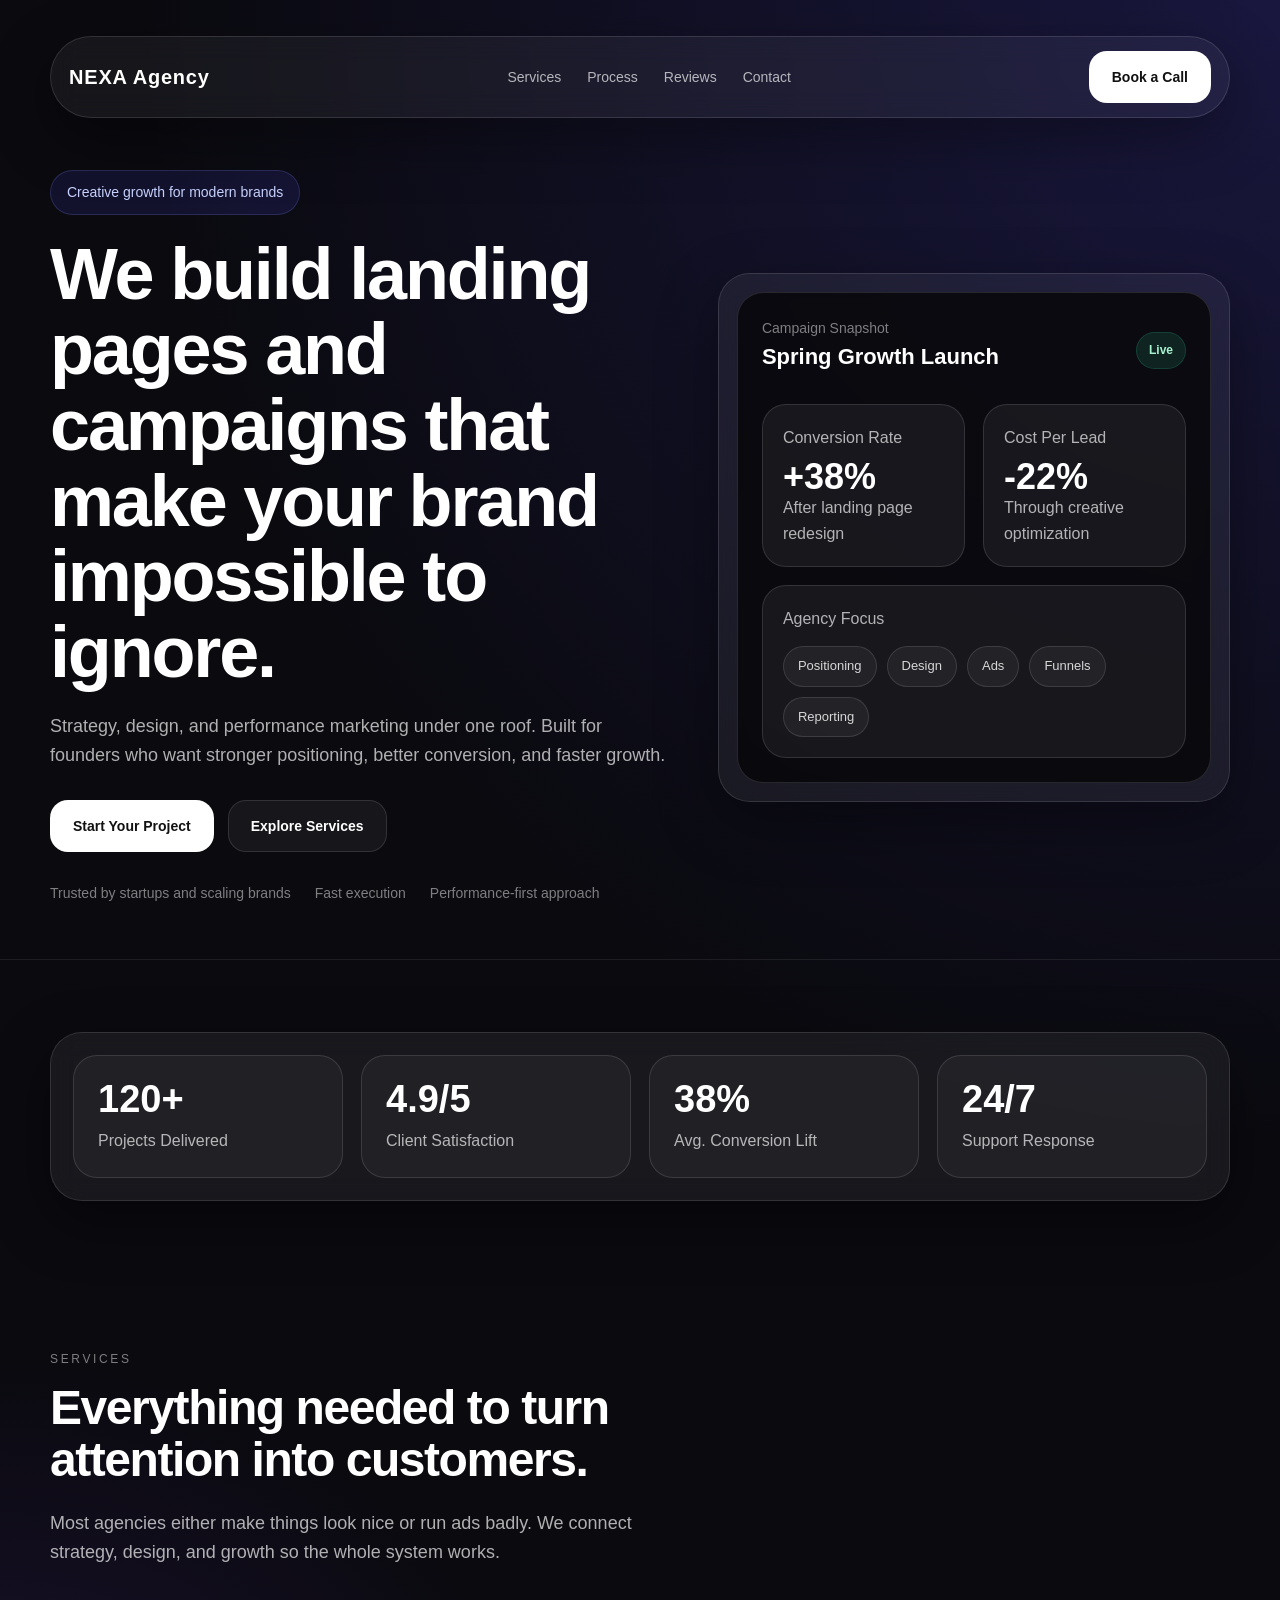
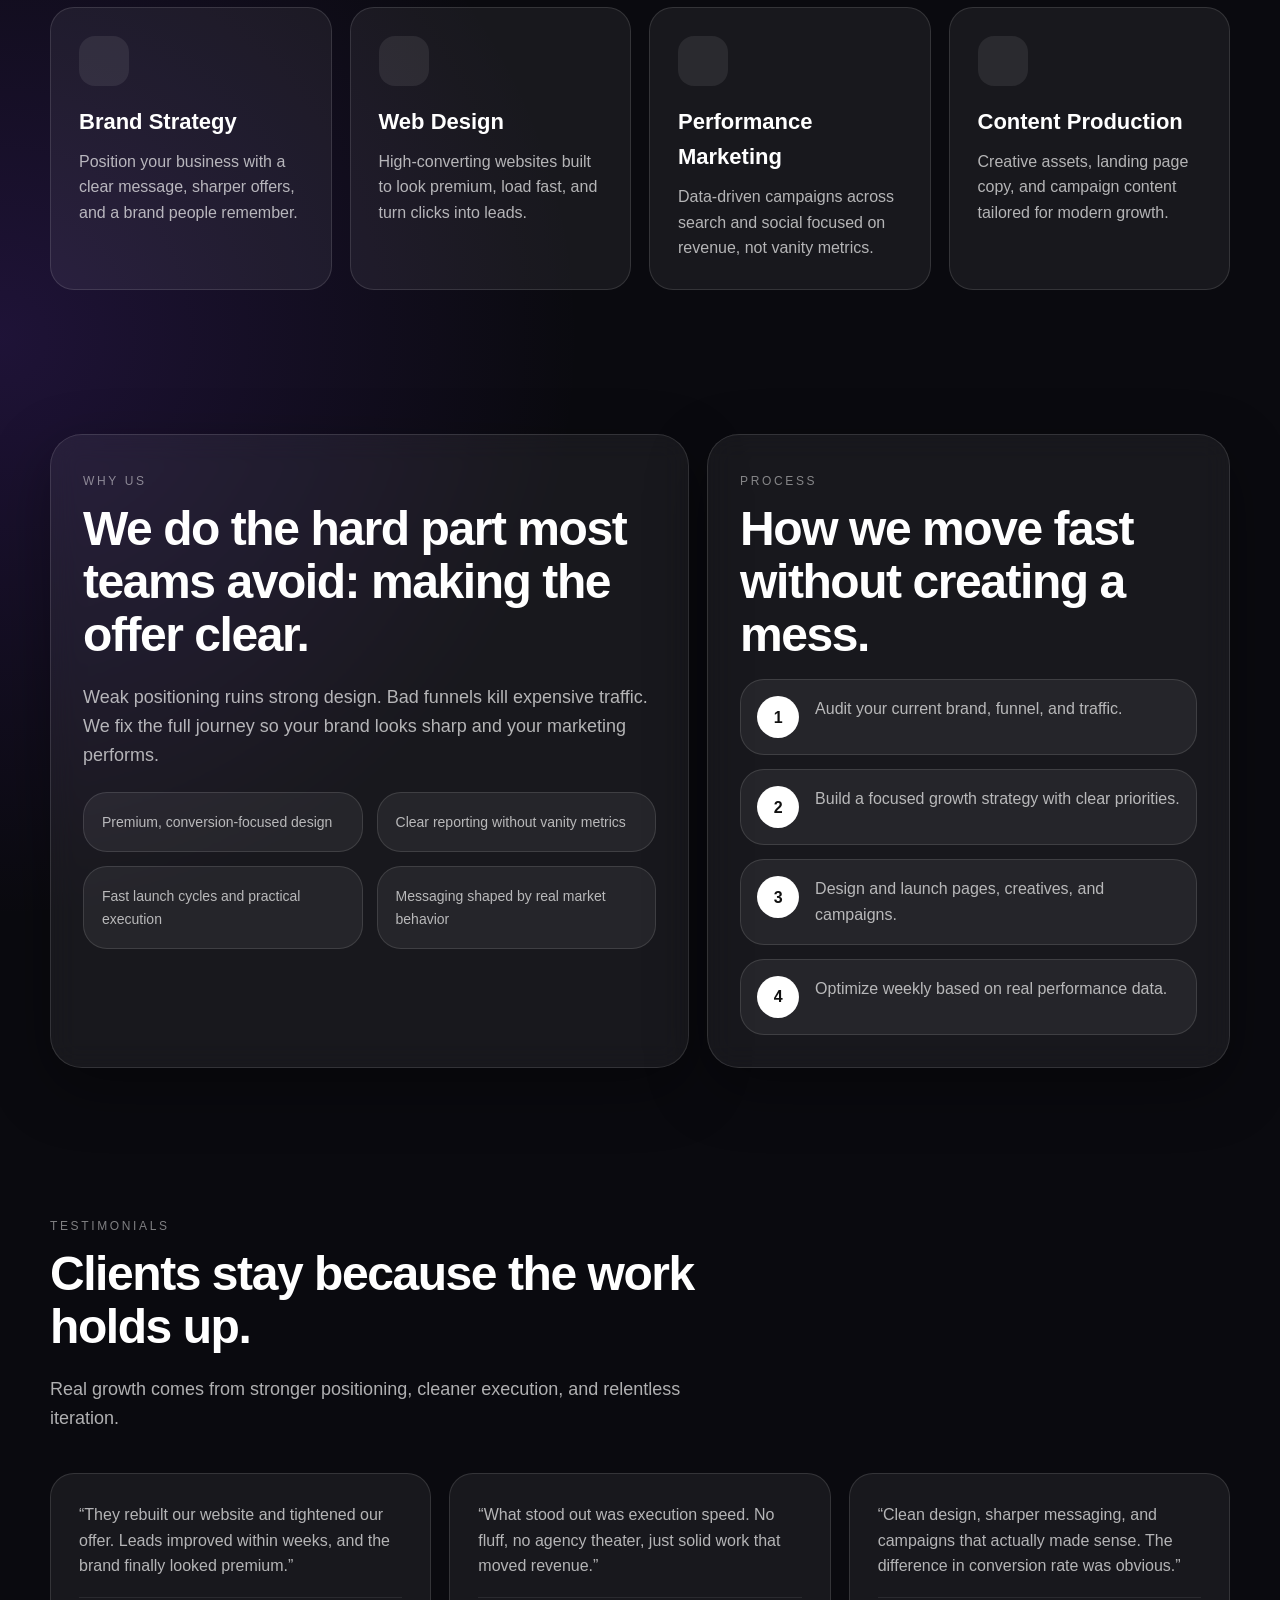
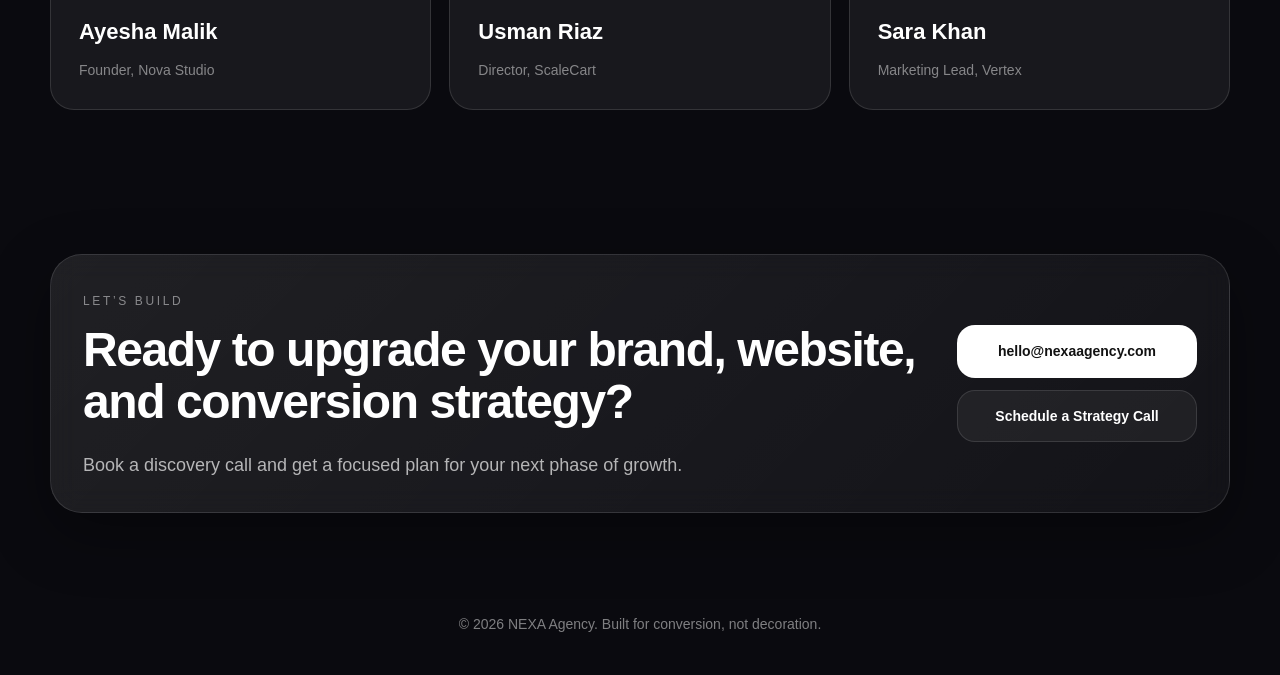
<file: projects/Agency Landing Page/index.html>
<!DOCTYPE html>
<html lang="en">
<head>
  <meta charset="UTF-8" />
  <meta name="viewport" content="width=device-width, initial-scale=1.0" />
  <title>NEXA Agency</title>
  <style>
    :root {
      --bg: #0a0a0f;
      --panel: rgba(255, 255, 255, 0.06);
      --panel-strong: rgba(255, 255, 255, 0.09);
      --border: rgba(255, 255, 255, 0.12);
      --text: #ffffff;
      --muted: rgba(255, 255, 255, 0.68);
      --soft: rgba(255, 255, 255, 0.48);
      --accent1: #7c3aed;
      --accent2: #4f46e5;
      --success: #34d399;
      --shadow: 0 20px 60px rgba(0, 0, 0, 0.35);
      --radius-xl: 32px;
      --radius-lg: 24px;
      --radius-md: 18px;
      --max: 1180px;
    }

    * {
      box-sizing: border-box;
      margin: 0;
      padding: 0;
    }

    html {
      scroll-behavior: smooth;
    }

    body {
      font-family: Inter, Arial, Helvetica, sans-serif;
      background:
        radial-gradient(circle at top right, rgba(79, 70, 229, 0.22), transparent 28%),
        radial-gradient(circle at left, rgba(124, 58, 237, 0.18), transparent 25%),
        var(--bg);
      color: var(--text);
      line-height: 1.6;
    }

    a {
      color: inherit;
      text-decoration: none;
    }

    .container {
      width: min(var(--max), calc(100% - 32px));
      margin: 0 auto;
    }

    .section {
      padding: 72px 0;
    }

    .section-head {
      max-width: 700px;
      margin-bottom: 40px;
    }

    .eyebrow {
      display: inline-block;
      font-size: 12px;
      letter-spacing: 0.22em;
      text-transform: uppercase;
      color: var(--soft);
      margin-bottom: 12px;
    }

    h1 {
      font-size: clamp(40px, 6vw, 72px);
      line-height: 1.05;
      letter-spacing: -0.03em;
    }

    h2 {
      font-size: clamp(30px, 4vw, 48px);
      line-height: 1.1;
      letter-spacing: -0.03em;
    }

    p.lead {
      font-size: 18px;
      color: var(--muted);
      max-width: 640px;
      margin-top: 22px;
    }

    .topbar {
      position: sticky;
      top: 18px;
      z-index: 10;
      padding-top: 18px;
    }

    .nav {
      display: flex;
      align-items: center;
      justify-content: space-between;
      gap: 20px;
      border: 1px solid var(--border);
      background: rgba(255, 255, 255, 0.05);
      backdrop-filter: blur(14px);
      border-radius: 999px;
      padding: 14px 18px;
      box-shadow: var(--shadow);
    }

    .brand {
      font-size: 20px;
      font-weight: 700;
      letter-spacing: 0.04em;
    }

    .menu {
      display: flex;
      align-items: center;
      gap: 26px;
      color: var(--muted);
      font-size: 14px;
    }

    .menu a:hover {
      color: #fff;
    }

    .btn {
      display: inline-flex;
      align-items: center;
      justify-content: center;
      padding: 14px 22px;
      border-radius: 18px;
      font-weight: 700;
      font-size: 14px;
      transition: 0.2s ease;
      border: 1px solid transparent;
      cursor: pointer;
    }

    .btn:hover {
      transform: translateY(-1px);
    }

    .btn-primary {
      background: #fff;
      color: #111;
    }

    .btn-secondary {
      background: rgba(255,255,255,0.05);
      border-color: var(--border);
      color: #fff;
    }

    .hero {
      padding: 70px 0 54px;
      border-bottom: 1px solid rgba(255,255,255,0.08);
    }

    .hero-grid {
      display: grid;
      grid-template-columns: 1.1fr 0.9fr;
      gap: 42px;
      align-items: center;
      min-height: 78vh;
    }

    .pill {
      display: inline-flex;
      align-items: center;
      gap: 8px;
      padding: 10px 16px;
      border-radius: 999px;
      background: rgba(79, 70, 229, 0.14);
      border: 1px solid rgba(129, 140, 248, 0.2);
      color: #c7d2fe;
      font-size: 14px;
      margin-bottom: 22px;
    }

    .hero-actions {
      display: flex;
      flex-wrap: wrap;
      gap: 14px;
      margin-top: 30px;
    }

    .hero-trust {
      display: flex;
      flex-wrap: wrap;
      gap: 24px;
      margin-top: 30px;
      color: var(--soft);
      font-size: 14px;
    }

    .card {
      background: var(--panel);
      border: 1px solid var(--border);
      border-radius: var(--radius-xl);
      box-shadow: var(--shadow);
      backdrop-filter: blur(14px);
    }

    .hero-card {
      padding: 18px;
      position: relative;
    }

    .hero-card-inner {
      background: rgba(8, 8, 12, 0.88);
      border: 1px solid var(--border);
      border-radius: 26px;
      padding: 24px;
    }

    .card-top {
      display: flex;
      justify-content: space-between;
      align-items: center;
      gap: 12px;
      margin-bottom: 20px;
    }

    .card-top p {
      color: var(--soft);
      font-size: 14px;
    }

    .status {
      padding: 8px 12px;
      border-radius: 999px;
      background: rgba(52, 211, 153, 0.12);
      border: 1px solid rgba(52, 211, 153, 0.18);
      color: #a7f3d0;
      font-size: 12px;
      font-weight: 700;
    }

    .snapshot-grid,
    .stats-grid,
    .services-grid,
    .testimonial-grid {
      display: grid;
      gap: 18px;
    }

    .snapshot-grid {
      grid-template-columns: 1fr 1fr;
    }

    .mini-card,
    .stat,
    .service,
    .testimonial,
    .reason-item,
    .step {
      background: var(--panel);
      border: 1px solid var(--border);
      border-radius: var(--radius-lg);
    }

    .mini-card {
      padding: 20px;
    }

    .mini-card p,
    .stat p,
    .service p,
    .testimonial p,
    .reason-item,
    .step p,
    .contact-copy p,
    .section-head p {
      color: var(--muted);
    }

    .metric {
      font-size: 36px;
      font-weight: 800;
      margin-top: 8px;
      line-height: 1;
    }

    .mini-span {
      grid-column: 1 / -1;
    }

    .chip-wrap {
      display: flex;
      flex-wrap: wrap;
      gap: 10px;
      margin-top: 14px;
    }

    .chip {
      padding: 9px 14px;
      border-radius: 999px;
      background: rgba(255,255,255,0.05);
      border: 1px solid var(--border);
      color: rgba(255,255,255,0.82);
      font-size: 13px;
    }

    .stats-shell {
      padding: 22px;
    }

    .stats-grid {
      grid-template-columns: repeat(4, 1fr);
    }

    .stat {
      padding: 24px;
      background: rgba(255,255,255,0.04);
    }

    .stat h3 {
      font-size: 38px;
      line-height: 1;
      margin-bottom: 10px;
    }

    .services-grid {
      grid-template-columns: repeat(4, 1fr);
    }

    .service,
    .testimonial {
      padding: 28px;
      transition: 0.2s ease;
    }

    .service:hover,
    .testimonial:hover {
      transform: translateY(-4px);
      background: var(--panel-strong);
    }

    .icon-box {
      width: 50px;
      height: 50px;
      border-radius: 16px;
      background: rgba(255,255,255,0.08);
      margin-bottom: 18px;
    }

    .service h3,
    .testimonial .name,
    .card-title {
      font-size: 22px;
      font-weight: 700;
      margin-bottom: 10px;
    }

    .why-grid {
      display: grid;
      grid-template-columns: 1.1fr 0.9fr;
      gap: 18px;
    }

    .why-panel,
    .process-panel,
    .contact-panel {
      padding: 32px;
    }

    .reason-grid {
      display: grid;
      grid-template-columns: 1fr 1fr;
      gap: 14px;
      margin-top: 22px;
    }

    .reason-item {
      padding: 18px;
      font-size: 14px;
    }

    .steps {
      display: grid;
      gap: 14px;
      margin-top: 18px;
    }

    .step {
      display: flex;
      gap: 16px;
      padding: 16px;
    }

    .step-num {
      width: 42px;
      height: 42px;
      min-width: 42px;
      border-radius: 999px;
      background: #fff;
      color: #111;
      font-weight: 800;
      display: flex;
      align-items: center;
      justify-content: center;
    }

    .testimonial-grid {
      grid-template-columns: repeat(3, 1fr);
    }

    .testimonial .role {
      color: var(--soft);
      font-size: 14px;
      margin-top: 3px;
    }

    .testimonial .meta {
      margin-top: 18px;
      padding-top: 16px;
      border-top: 1px solid rgba(255,255,255,0.08);
    }

    .contact-panel {
      background: linear-gradient(135deg, rgba(255,255,255,0.09), rgba(255,255,255,0.04));
      display: grid;
      grid-template-columns: 1fr auto;
      gap: 20px;
      align-items: center;
    }

    .contact-actions {
      display: flex;
      flex-direction: column;
      gap: 12px;
      min-width: 240px;
    }

    footer {
      padding: 28px 0 40px;
      color: var(--soft);
      font-size: 14px;
      text-align: center;
    }

    @media (max-width: 1100px) {
      .hero-grid,
      .why-grid,
      .contact-panel {
        grid-template-columns: 1fr;
      }

      .services-grid {
        grid-template-columns: repeat(2, 1fr);
      }

      .stats-grid {
        grid-template-columns: repeat(2, 1fr);
      }

      .testimonial-grid {
        grid-template-columns: 1fr;
      }
    }

    @media (max-width: 760px) {
      .menu {
        display: none;
      }

      .hero {
        padding-top: 42px;
      }

      .hero-grid,
      .services-grid,
      .stats-grid,
      .snapshot-grid,
      .reason-grid {
        grid-template-columns: 1fr;
      }

      .section {
        padding: 54px 0;
      }

      .why-panel,
      .process-panel,
      .contact-panel,
      .service,
      .testimonial,
      .stat {
        padding: 22px;
      }

      .topbar {
        top: 10px;
      }
    }
  </style>
</head>
<body>
  <div class="topbar">
    <div class="container">
      <nav class="nav">
        <div class="brand">NEXA Agency</div>
        <div class="menu">
          <a href="#services">Services</a>
          <a href="#process">Process</a>
          <a href="#reviews">Reviews</a>
          <a href="#contact">Contact</a>
        </div>
        <a class="btn btn-primary" href="#contact">Book a Call</a>
      </nav>
    </div>
  </div>

  <header class="hero">
    <div class="container hero-grid">
      <div>
        <div class="pill">Creative growth for modern brands</div>
        <h1>We build landing pages and campaigns that make your brand impossible to ignore.</h1>
        <p class="lead">
          Strategy, design, and performance marketing under one roof. Built for founders who want stronger positioning, better conversion, and faster growth.
        </p>
        <div class="hero-actions">
          <a class="btn btn-primary" href="#contact">Start Your Project</a>
          <a class="btn btn-secondary" href="#services">Explore Services</a>
        </div>
        <div class="hero-trust">
          <span>Trusted by startups and scaling brands</span>
          <span>Fast execution</span>
          <span>Performance-first approach</span>
        </div>
      </div>

      <div class="card hero-card">
        <div class="hero-card-inner">
          <div class="card-top">
            <div>
              <p>Campaign Snapshot</p>
              <div class="card-title">Spring Growth Launch</div>
            </div>
            <div class="status">Live</div>
          </div>

          <div class="snapshot-grid">
            <div class="mini-card">
              <p>Conversion Rate</p>
              <div class="metric">+38%</div>
              <p>After landing page redesign</p>
            </div>
            <div class="mini-card">
              <p>Cost Per Lead</p>
              <div class="metric">-22%</div>
              <p>Through creative optimization</p>
            </div>
            <div class="mini-card mini-span">
              <p>Agency Focus</p>
              <div class="chip-wrap">
                <span class="chip">Positioning</span>
                <span class="chip">Design</span>
                <span class="chip">Ads</span>
                <span class="chip">Funnels</span>
                <span class="chip">Reporting</span>
              </div>
            </div>
          </div>
        </div>
      </div>
    </div>
  </header>

  <section class="section">
    <div class="container">
      <div class="card stats-shell">
        <div class="stats-grid">
          <div class="stat">
            <h3>120+</h3>
            <p>Projects Delivered</p>
          </div>
          <div class="stat">
            <h3>4.9/5</h3>
            <p>Client Satisfaction</p>
          </div>
          <div class="stat">
            <h3>38%</h3>
            <p>Avg. Conversion Lift</p>
          </div>
          <div class="stat">
            <h3>24/7</h3>
            <p>Support Response</p>
          </div>
        </div>
      </div>
    </div>
  </section>

  <section class="section" id="services">
    <div class="container">
      <div class="section-head">
        <span class="eyebrow">Services</span>
        <h2>Everything needed to turn attention into customers.</h2>
        <p class="lead">
          Most agencies either make things look nice or run ads badly. We connect strategy, design, and growth so the whole system works.
        </p>
      </div>

      <div class="services-grid">
        <article class="service">
          <div class="icon-box"></div>
          <h3>Brand Strategy</h3>
          <p>Position your business with a clear message, sharper offers, and a brand people remember.</p>
        </article>
        <article class="service">
          <div class="icon-box"></div>
          <h3>Web Design</h3>
          <p>High-converting websites built to look premium, load fast, and turn clicks into leads.</p>
        </article>
        <article class="service">
          <div class="icon-box"></div>
          <h3>Performance Marketing</h3>
          <p>Data-driven campaigns across search and social focused on revenue, not vanity metrics.</p>
        </article>
        <article class="service">
          <div class="icon-box"></div>
          <h3>Content Production</h3>
          <p>Creative assets, landing page copy, and campaign content tailored for modern growth.</p>
        </article>
      </div>
    </div>
  </section>

  <section class="section" id="process">
    <div class="container why-grid">
      <div class="card why-panel">
        <span class="eyebrow">Why Us</span>
        <h2>We do the hard part most teams avoid: making the offer clear.</h2>
        <p class="lead">
          Weak positioning ruins strong design. Bad funnels kill expensive traffic. We fix the full journey so your brand looks sharp and your marketing performs.
        </p>
        <div class="reason-grid">
          <div class="reason-item">Premium, conversion-focused design</div>
          <div class="reason-item">Clear reporting without vanity metrics</div>
          <div class="reason-item">Fast launch cycles and practical execution</div>
          <div class="reason-item">Messaging shaped by real market behavior</div>
        </div>
      </div>

      <div class="card process-panel">
        <span class="eyebrow">Process</span>
        <h2>How we move fast without creating a mess.</h2>
        <div class="steps">
          <div class="step">
            <div class="step-num">1</div>
            <p>Audit your current brand, funnel, and traffic.</p>
          </div>
          <div class="step">
            <div class="step-num">2</div>
            <p>Build a focused growth strategy with clear priorities.</p>
          </div>
          <div class="step">
            <div class="step-num">3</div>
            <p>Design and launch pages, creatives, and campaigns.</p>
          </div>
          <div class="step">
            <div class="step-num">4</div>
            <p>Optimize weekly based on real performance data.</p>
          </div>
        </div>
      </div>
    </div>
  </section>

  <section class="section" id="reviews">
    <div class="container">
      <div class="section-head">
        <span class="eyebrow">Testimonials</span>
        <h2>Clients stay because the work holds up.</h2>
        <p class="lead">Real growth comes from stronger positioning, cleaner execution, and relentless iteration.</p>
      </div>

      <div class="testimonial-grid">
        <article class="testimonial">
          <p>“They rebuilt our website and tightened our offer. Leads improved within weeks, and the brand finally looked premium.”</p>
          <div class="meta">
            <div class="name">Ayesha Malik</div>
            <div class="role">Founder, Nova Studio</div>
          </div>
        </article>
        <article class="testimonial">
          <p>“What stood out was execution speed. No fluff, no agency theater, just solid work that moved revenue.”</p>
          <div class="meta">
            <div class="name">Usman Riaz</div>
            <div class="role">Director, ScaleCart</div>
          </div>
        </article>
        <article class="testimonial">
          <p>“Clean design, sharper messaging, and campaigns that actually made sense. The difference in conversion rate was obvious.”</p>
          <div class="meta">
            <div class="name">Sara Khan</div>
            <div class="role">Marketing Lead, Vertex</div>
          </div>
        </article>
      </div>
    </div>
  </section>

  <section class="section" id="contact">
    <div class="container">
      <div class="card contact-panel">
        <div class="contact-copy">
          <span class="eyebrow">Let’s Build</span>
          <h2>Ready to upgrade your brand, website, and conversion strategy?</h2>
          <p class="lead">Book a discovery call and get a focused plan for your next phase of growth.</p>
        </div>
        <div class="contact-actions">
          <a class="btn btn-primary" href="mailto:hello@nexaagency.com">hello@nexaagency.com</a>
          <a class="btn btn-secondary" href="#">Schedule a Strategy Call</a>
        </div>
      </div>
    </div>
  </section>

  <footer>
    <div class="container">© 2026 NEXA Agency. Built for conversion, not decoration.</div>
  </footer>
</body>
</html>
</file>
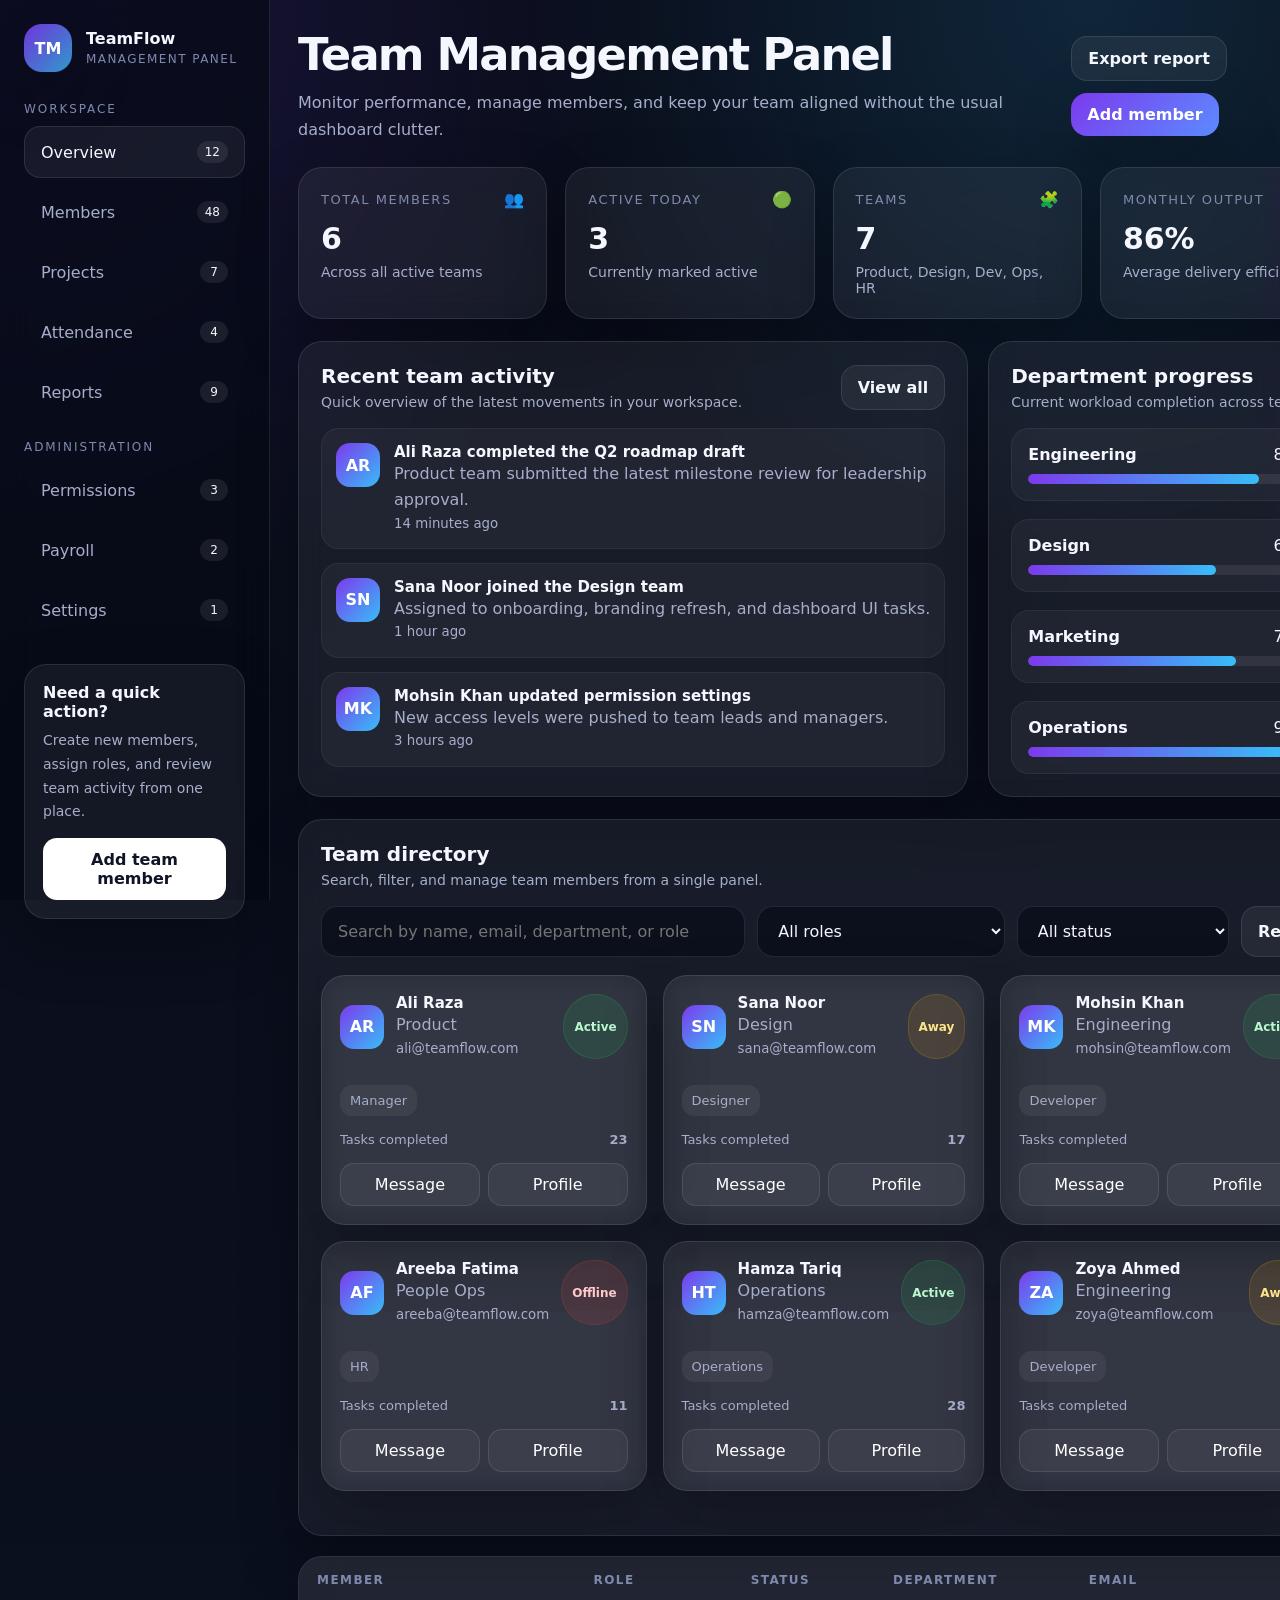
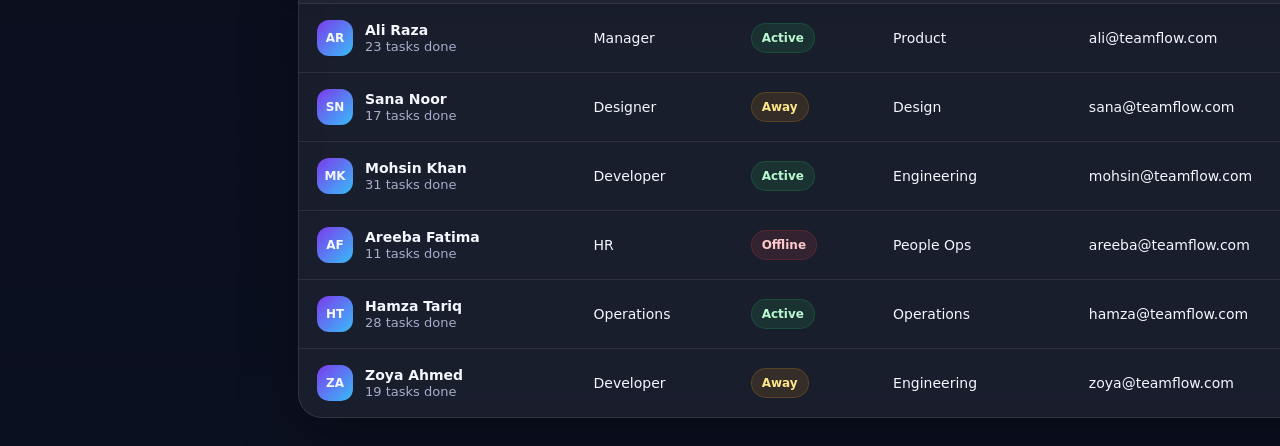
<file: projects/management/index.html>
<!DOCTYPE html>
<html lang="en">
<head>
  <meta charset="UTF-8" />
  <meta name="viewport" content="width=device-width, initial-scale=1.0" />
  <title>Team Management Panel</title>
  <style>
    :root {
      --bg: #0b1020;
      --bg-2: #121933;
      --panel: rgba(255, 255, 255, 0.06);
      --panel-2: rgba(255, 255, 255, 0.08);
      --border: rgba(255, 255, 255, 0.1);
      --text: #f5f7ff;
      --muted: #a6aecb;
      --muted-2: #7f89ad;
      --accent: #7c3aed;
      --accent-2: #22c55e;
      --accent-3: #38bdf8;
      --danger: #ef4444;
      --warning: #f59e0b;
      --shadow: 0 24px 60px rgba(0, 0, 0, 0.28);
      --radius: 24px;
      --radius-sm: 16px;
      --sidebar: 270px;
    }

    * {
      box-sizing: border-box;
    }

    body {
      margin: 0;
      font-family: Inter, ui-sans-serif, system-ui, -apple-system, BlinkMacSystemFont, "Segoe UI", sans-serif;
      color: var(--text);
      background:
        radial-gradient(circle at top left, rgba(124, 58, 237, 0.16), transparent 26%),
        radial-gradient(circle at 85% 0%, rgba(56, 189, 248, 0.14), transparent 24%),
        linear-gradient(180deg, #090d1a 0%, #0b1020 100%);
      min-height: 100vh;
    }

    button,
    input,
    select {
      font: inherit;
    }

    .app {
      display: grid;
      grid-template-columns: var(--sidebar) 1fr;
      min-height: 100vh;
    }

    .sidebar {
      border-right: 1px solid var(--border);
      background: rgba(6, 10, 22, 0.7);
      backdrop-filter: blur(16px);
      padding: 24px;
      position: sticky;
      top: 0;
      height: 100vh;
    }

    .brand {
      display: flex;
      align-items: center;
      gap: 14px;
      margin-bottom: 30px;
    }

    .brand-logo {
      width: 48px;
      height: 48px;
      border-radius: 18px;
      display: grid;
      place-items: center;
      background: linear-gradient(135deg, rgba(124, 58, 237, 0.9), rgba(56, 189, 248, 0.8));
      color: white;
      font-weight: 800;
      box-shadow: var(--shadow);
    }

    .brand-text strong {
      display: block;
      font-size: 16px;
    }

    .brand-text span {
      color: var(--muted-2);
      font-size: 12px;
      letter-spacing: 0.12em;
      text-transform: uppercase;
    }

    .nav-group {
      margin-top: 22px;
    }

    .nav-label {
      color: var(--muted-2);
      font-size: 12px;
      letter-spacing: 0.16em;
      text-transform: uppercase;
      margin-bottom: 10px;
    }

    .nav-item {
      width: 100%;
      border: 1px solid transparent;
      background: transparent;
      color: var(--muted);
      display: flex;
      align-items: center;
      justify-content: space-between;
      padding: 14px 16px;
      border-radius: 16px;
      cursor: pointer;
      transition: 0.22s ease;
      margin-bottom: 8px;
      text-align: left;
    }

    .nav-item:hover,
    .nav-item.active {
      background: rgba(255, 255, 255, 0.06);
      border-color: var(--border);
      color: var(--text);
    }

    .nav-pill {
      min-width: 28px;
      padding: 4px 8px;
      border-radius: 999px;
      background: rgba(255, 255, 255, 0.08);
      color: var(--text);
      font-size: 12px;
      text-align: center;
    }

    .sidebar-card {
      margin-top: 28px;
      border: 1px solid var(--border);
      background: var(--panel);
      border-radius: 22px;
      padding: 18px;
      box-shadow: var(--shadow);
    }

    .sidebar-card h4 {
      margin: 0 0 8px;
      font-size: 16px;
    }

    .sidebar-card p {
      margin: 0;
      color: var(--muted);
      font-size: 14px;
      line-height: 1.7;
    }

    .sidebar-card button {
      width: 100%;
      margin-top: 14px;
      border: none;
      background: white;
      color: #101426;
      padding: 12px 14px;
      border-radius: 14px;
      font-weight: 700;
      cursor: pointer;
    }

    .main {
      padding: 28px;
    }

    .topbar {
      display: flex;
      align-items: center;
      justify-content: space-between;
      gap: 18px;
      margin-bottom: 24px;
    }

    .topbar h1 {
      margin: 0;
      font-size: clamp(2rem, 4vw, 2.8rem);
      letter-spacing: -0.04em;
    }

    .topbar p {
      margin: 8px 0 0;
      color: var(--muted);
      line-height: 1.7;
    }

    .top-actions {
      display: flex;
      gap: 12px;
      flex-wrap: wrap;
    }

    .btn,
    .btn-secondary,
    .btn-ghost {
      border-radius: 16px;
      padding: 12px 16px;
      cursor: pointer;
      transition: 0.22s ease;
      font-weight: 700;
    }

    .btn {
      border: none;
      background: linear-gradient(135deg, var(--accent), #5b8cff);
      color: white;
      box-shadow: var(--shadow);
    }

    .btn:hover {
      transform: translateY(-1px);
      opacity: 0.95;
    }

    .btn-secondary,
    .btn-ghost {
      border: 1px solid var(--border);
      background: rgba(255, 255, 255, 0.06);
      color: var(--text);
    }

    .btn-secondary:hover,
    .btn-ghost:hover {
      background: rgba(255, 255, 255, 0.1);
    }

    .stats-grid {
      display: grid;
      grid-template-columns: repeat(4, 1fr);
      gap: 18px;
      margin-bottom: 22px;
    }

    .stat-card,
    .panel,
    .member-card,
    .table-wrap {
      border: 1px solid var(--border);
      background: var(--panel);
      border-radius: var(--radius);
      box-shadow: var(--shadow);
      backdrop-filter: blur(14px);
    }

    .stat-card {
      padding: 22px;
    }

    .stat-top {
      display: flex;
      align-items: center;
      justify-content: space-between;
      gap: 10px;
    }

    .stat-title {
      color: var(--muted-2);
      font-size: 13px;
      text-transform: uppercase;
      letter-spacing: 0.12em;
    }

    .stat-value {
      font-size: 30px;
      font-weight: 800;
      margin-top: 12px;
    }

    .stat-note {
      margin-top: 8px;
      color: var(--muted);
      font-size: 14px;
    }

    .dashboard-grid {
      display: grid;
      grid-template-columns: 1.3fr 0.7fr;
      gap: 20px;
      margin-bottom: 22px;
    }

    .panel {
      padding: 22px;
    }

    .panel-header {
      display: flex;
      justify-content: space-between;
      align-items: center;
      gap: 14px;
      margin-bottom: 18px;
    }

    .panel-header h2 {
      margin: 0;
      font-size: 20px;
    }

    .panel-header p {
      margin: 6px 0 0;
      color: var(--muted);
      font-size: 14px;
    }

    .search-row {
      display: grid;
      grid-template-columns: 1.2fr 0.7fr 0.6fr auto;
      gap: 12px;
      margin-bottom: 18px;
    }

    .field,
    .select,
    .small-input {
      width: 100%;
      border: 1px solid var(--border);
      background: rgba(5, 9, 22, 0.6);
      color: var(--text);
      padding: 14px 16px;
      border-radius: 16px;
      outline: none;
      transition: 0.2s ease;
    }

    .field:focus,
    .select:focus,
    .small-input:focus {
      border-color: rgba(124, 58, 237, 0.8);
      background: rgba(11, 16, 33, 0.9);
    }

    .activity-list {
      display: grid;
      gap: 14px;
    }

    .activity-item {
      display: flex;
      gap: 14px;
      align-items: flex-start;
      padding: 14px;
      border-radius: 18px;
      background: rgba(255, 255, 255, 0.04);
      border: 1px solid rgba(255, 255, 255, 0.06);
    }

    .avatar,
    .member-avatar {
      width: 44px;
      height: 44px;
      border-radius: 14px;
      display: grid;
      place-items: center;
      font-weight: 800;
      color: white;
      flex-shrink: 0;
      background: linear-gradient(135deg, #7c3aed, #38bdf8);
    }

    .activity-item strong,
    .member-main strong {
      display: block;
      font-size: 15px;
    }

    .activity-item span,
    .activity-item small,
    .member-main span,
    .member-main small {
      color: var(--muted);
      line-height: 1.6;
    }

    .progress-card {
      display: grid;
      gap: 18px;
    }

    .progress-box {
      padding: 16px;
      border-radius: 18px;
      background: rgba(255, 255, 255, 0.04);
      border: 1px solid rgba(255, 255, 255, 0.06);
    }

    .progress-head {
      display: flex;
      justify-content: space-between;
      gap: 10px;
      margin-bottom: 10px;
    }

    .progress-bar {
      height: 10px;
      width: 100%;
      background: rgba(255, 255, 255, 0.08);
      border-radius: 999px;
      overflow: hidden;
    }

    .progress-fill {
      height: 100%;
      border-radius: 999px;
      background: linear-gradient(90deg, #7c3aed, #38bdf8);
    }

    .members-grid {
      display: grid;
      grid-template-columns: repeat(3, 1fr);
      gap: 16px;
      margin-bottom: 22px;
    }

    .member-card {
      padding: 18px;
    }

    .member-top {
      display: flex;
      justify-content: space-between;
      gap: 12px;
      margin-bottom: 14px;
    }

    .member-head {
      display: flex;
      gap: 12px;
      align-items: center;
      min-width: 0;
    }

    .member-main {
      min-width: 0;
    }

    .member-main strong,
    .member-main span,
    .member-main small {
      white-space: nowrap;
      overflow: hidden;
      text-overflow: ellipsis;
    }

    .badge {
      display: inline-flex;
      align-items: center;
      justify-content: center;
      padding: 7px 10px;
      border-radius: 999px;
      font-size: 12px;
      font-weight: 700;
      border: 1px solid transparent;
      white-space: nowrap;
    }

    .status-active {
      color: #bbf7d0;
      background: rgba(34, 197, 94, 0.12);
      border-color: rgba(34, 197, 94, 0.2);
    }

    .status-away {
      color: #fde68a;
      background: rgba(245, 158, 11, 0.12);
      border-color: rgba(245, 158, 11, 0.2);
    }

    .status-offline {
      color: #fecaca;
      background: rgba(239, 68, 68, 0.12);
      border-color: rgba(239, 68, 68, 0.2);
    }

    .role-chip {
      display: inline-block;
      margin-top: 12px;
      padding: 8px 10px;
      border-radius: 12px;
      background: rgba(255, 255, 255, 0.06);
      color: var(--muted);
      font-size: 13px;
    }

    .member-meta {
      display: flex;
      align-items: center;
      justify-content: space-between;
      gap: 10px;
      margin-top: 16px;
      color: var(--muted);
      font-size: 13px;
    }

    .member-actions {
      display: flex;
      gap: 8px;
      margin-top: 16px;
    }

    .member-actions button {
      flex: 1;
      border: 1px solid var(--border);
      background: rgba(255, 255, 255, 0.05);
      color: white;
      padding: 11px 12px;
      border-radius: 14px;
      cursor: pointer;
    }

    .member-actions button:hover {
      background: rgba(255, 255, 255, 0.1);
    }

    .table-wrap {
      overflow: hidden;
    }

    table {
      width: 100%;
      border-collapse: collapse;
    }

    th,
    td {
      padding: 16px 18px;
      text-align: left;
      border-bottom: 1px solid rgba(255, 255, 255, 0.08);
      font-size: 14px;
    }

    th {
      color: var(--muted-2);
      text-transform: uppercase;
      font-size: 12px;
      letter-spacing: 0.12em;
      background: rgba(255, 255, 255, 0.04);
    }

    tr:last-child td {
      border-bottom: none;
    }

    .table-user {
      display: flex;
      align-items: center;
      gap: 12px;
    }

    .tiny-avatar {
      width: 36px;
      height: 36px;
      border-radius: 12px;
      display: grid;
      place-items: center;
      font-size: 12px;
      font-weight: 800;
      background: linear-gradient(135deg, #7c3aed, #38bdf8);
    }

    .modal-backdrop {
      position: fixed;
      inset: 0;
      background: rgba(3, 6, 16, 0.72);
      backdrop-filter: blur(6px);
      display: none;
      align-items: center;
      justify-content: center;
      padding: 20px;
      z-index: 40;
    }

    .modal {
      width: min(560px, 100%);
      border: 1px solid var(--border);
      background: #0f1730;
      border-radius: 28px;
      padding: 24px;
      box-shadow: var(--shadow);
    }

    .modal-header {
      display: flex;
      align-items: flex-start;
      justify-content: space-between;
      gap: 16px;
      margin-bottom: 18px;
    }

    .modal-header h3 {
      margin: 0;
      font-size: 24px;
    }

    .modal-header p {
      margin: 8px 0 0;
      color: var(--muted);
      line-height: 1.7;
      font-size: 14px;
    }

    .icon-btn {
      width: 42px;
      height: 42px;
      border-radius: 14px;
      border: 1px solid var(--border);
      background: rgba(255, 255, 255, 0.06);
      color: white;
      cursor: pointer;
    }

    .modal-grid {
      display: grid;
      grid-template-columns: 1fr 1fr;
      gap: 14px;
    }

    .modal-grid .full {
      grid-column: 1 / -1;
    }

    .modal-actions {
      display: flex;
      justify-content: flex-end;
      gap: 10px;
      margin-top: 18px;
    }

    .empty-state {
      display: none;
      padding: 20px;
      text-align: center;
      color: var(--muted);
      border: 1px dashed rgba(255, 255, 255, 0.15);
      border-radius: 18px;
      margin-top: 10px;
    }

    @media (max-width: 1200px) {
      .stats-grid,
      .members-grid {
        grid-template-columns: repeat(2, 1fr);
      }

      .dashboard-grid {
        grid-template-columns: 1fr;
      }
    }

    @media (max-width: 960px) {
      .app {
        grid-template-columns: 1fr;
      }

      .sidebar {
        position: static;
        height: auto;
      }

      .search-row {
        grid-template-columns: 1fr 1fr;
      }
    }

    @media (max-width: 720px) {
      .main {
        padding: 18px;
      }

      .stats-grid,
      .members-grid,
      .modal-grid,
      .search-row {
        grid-template-columns: 1fr;
      }

      .topbar,
      .panel-header {
        flex-direction: column;
        align-items: flex-start;
      }

      .top-actions,
      .modal-actions {
        width: 100%;
      }

      .top-actions > *,
      .modal-actions > * {
        flex: 1;
      }

      th:nth-child(4),
      td:nth-child(4),
      th:nth-child(5),
      td:nth-child(5) {
        display: none;
      }
    }
  </style>
</head>
<body>
  <div class="app">
    <aside class="sidebar">
      <div class="brand">
        <div class="brand-logo">TM</div>
        <div class="brand-text">
          <strong>TeamFlow</strong>
          <span>Management panel</span>
        </div>
      </div>

      <div class="nav-group">
        <div class="nav-label">Workspace</div>
        <button class="nav-item active"><span>Overview</span><span class="nav-pill">12</span></button>
        <button class="nav-item"><span>Members</span><span class="nav-pill">48</span></button>
        <button class="nav-item"><span>Projects</span><span class="nav-pill">7</span></button>
        <button class="nav-item"><span>Attendance</span><span class="nav-pill">4</span></button>
        <button class="nav-item"><span>Reports</span><span class="nav-pill">9</span></button>
      </div>

      <div class="nav-group">
        <div class="nav-label">Administration</div>
        <button class="nav-item"><span>Permissions</span><span class="nav-pill">3</span></button>
        <button class="nav-item"><span>Payroll</span><span class="nav-pill">2</span></button>
        <button class="nav-item"><span>Settings</span><span class="nav-pill">1</span></button>
      </div>

      <div class="sidebar-card">
        <h4>Need a quick action?</h4>
        <p>Create new members, assign roles, and review team activity from one place.</p>
        <button id="openSidebarModal">Add team member</button>
      </div>
    </aside>

    <main class="main">
      <section class="topbar">
        <div>
          <h1>Team Management Panel</h1>
          <p>Monitor performance, manage members, and keep your team aligned without the usual dashboard clutter.</p>
        </div>
        <div class="top-actions">
          <button class="btn-secondary">Export report</button>
          <button class="btn" id="openModalBtn">Add member</button>
        </div>
      </section>

      <section class="stats-grid">
        <article class="stat-card">
          <div class="stat-top"><span class="stat-title">Total Members</span><span>👥</span></div>
          <div class="stat-value" id="totalMembersStat">0</div>
          <div class="stat-note">Across all active teams</div>
        </article>
        <article class="stat-card">
          <div class="stat-top"><span class="stat-title">Active Today</span><span>🟢</span></div>
          <div class="stat-value" id="activeMembersStat">0</div>
          <div class="stat-note">Currently marked active</div>
        </article>
        <article class="stat-card">
          <div class="stat-top"><span class="stat-title">Teams</span><span>🧩</span></div>
          <div class="stat-value">7</div>
          <div class="stat-note">Product, Design, Dev, Ops, HR</div>
        </article>
        <article class="stat-card">
          <div class="stat-top"><span class="stat-title">Monthly Output</span><span>📈</span></div>
          <div class="stat-value">86%</div>
          <div class="stat-note">Average delivery efficiency</div>
        </article>
      </section>

      <section class="dashboard-grid">
        <article class="panel">
          <div class="panel-header">
            <div>
              <h2>Recent team activity</h2>
              <p>Quick overview of the latest movements in your workspace.</p>
            </div>
            <button class="btn-ghost">View all</button>
          </div>

          <div class="activity-list">
            <div class="activity-item">
              <div class="avatar">AR</div>
              <div>
                <strong>Ali Raza completed the Q2 roadmap draft</strong>
                <span>Product team submitted the latest milestone review for leadership approval.</span><br />
                <small>14 minutes ago</small>
              </div>
            </div>
            <div class="activity-item">
              <div class="avatar">SN</div>
              <div>
                <strong>Sana Noor joined the Design team</strong>
                <span>Assigned to onboarding, branding refresh, and dashboard UI tasks.</span><br />
                <small>1 hour ago</small>
              </div>
            </div>
            <div class="activity-item">
              <div class="avatar">MK</div>
              <div>
                <strong>Mohsin Khan updated permission settings</strong>
                <span>New access levels were pushed to team leads and managers.</span><br />
                <small>3 hours ago</small>
              </div>
            </div>
          </div>
        </article>

        <article class="panel">
          <div class="panel-header">
            <div>
              <h2>Department progress</h2>
              <p>Current workload completion across teams.</p>
            </div>
          </div>

          <div class="progress-card">
            <div class="progress-box">
              <div class="progress-head"><strong>Engineering</strong><span>82%</span></div>
              <div class="progress-bar"><div class="progress-fill" style="width: 82%;"></div></div>
            </div>
            <div class="progress-box">
              <div class="progress-head"><strong>Design</strong><span>67%</span></div>
              <div class="progress-bar"><div class="progress-fill" style="width: 67%;"></div></div>
            </div>
            <div class="progress-box">
              <div class="progress-head"><strong>Marketing</strong><span>74%</span></div>
              <div class="progress-bar"><div class="progress-fill" style="width: 74%;"></div></div>
            </div>
            <div class="progress-box">
              <div class="progress-head"><strong>Operations</strong><span>91%</span></div>
              <div class="progress-bar"><div class="progress-fill" style="width: 91%;"></div></div>
            </div>
          </div>
        </article>
      </section>

      <section class="panel" style="margin-bottom: 20px;">
        <div class="panel-header">
          <div>
            <h2>Team directory</h2>
            <p>Search, filter, and manage team members from a single panel.</p>
          </div>
        </div>

        <div class="search-row">
          <input id="searchInput" class="field" type="text" placeholder="Search by name, email, department, or role" />
          <select id="roleFilter" class="select">
            <option value="all">All roles</option>
            <option value="Manager">Manager</option>
            <option value="Developer">Developer</option>
            <option value="Designer">Designer</option>
            <option value="HR">HR</option>
            <option value="Operations">Operations</option>
          </select>
          <select id="statusFilter" class="select">
            <option value="all">All status</option>
            <option value="Active">Active</option>
            <option value="Away">Away</option>
            <option value="Offline">Offline</option>
          </select>
          <button id="resetFilters" class="btn-secondary">Reset</button>
        </div>

        <div class="empty-state" id="emptyState">No team members match your current filters.</div>

        <div class="members-grid" id="membersGrid"></div>
      </section>

      <section class="table-wrap">
        <table>
          <thead>
            <tr>
              <th>Member</th>
              <th>Role</th>
              <th>Status</th>
              <th>Department</th>
              <th>Email</th>
            </tr>
          </thead>
          <tbody id="membersTableBody"></tbody>
        </table>
      </section>
    </main>
  </div>

  <div class="modal-backdrop" id="memberModal">
    <div class="modal">
      <div class="modal-header">
        <div>
          <h3>Add team member</h3>
          <p>Create a new team profile. This demo updates the cards and table instantly on submit.</p>
        </div>
        <button class="icon-btn" id="closeModalBtn">✕</button>
      </div>

      <form id="memberForm">
        <div class="modal-grid">
          <div>
            <label for="fullName">Full name</label>
            <input class="small-input" id="fullName" type="text" required placeholder="Ayesha Malik" />
          </div>
          <div>
            <label for="email">Email</label>
            <input class="small-input" id="email" type="email" required placeholder="ayesha@teamflow.com" />
          </div>
          <div>
            <label for="role">Role</label>
            <select class="small-input" id="role" required>
              <option value="">Select role</option>
              <option>Manager</option>
              <option>Developer</option>
              <option>Designer</option>
              <option>HR</option>
              <option>Operations</option>
            </select>
          </div>
          <div>
            <label for="department">Department</label>
            <input class="small-input" id="department" type="text" required placeholder="Product" />
          </div>
          <div>
            <label for="status">Status</label>
            <select class="small-input" id="status" required>
              <option value="">Select status</option>
              <option>Active</option>
              <option>Away</option>
              <option>Offline</option>
            </select>
          </div>
          <div>
            <label for="tasks">Tasks completed</label>
            <input class="small-input" id="tasks" type="number" min="0" required placeholder="18" />
          </div>
        </div>

        <div class="modal-actions">
          <button type="button" class="btn-secondary" id="cancelModalBtn">Cancel</button>
          <button type="submit" class="btn">Save member</button>
        </div>
      </form>
    </div>
  </div>

  <script>
    const members = [
      { name: 'Ali Raza', email: 'ali@teamflow.com', role: 'Manager', department: 'Product', status: 'Active', tasks: 23 },
      { name: 'Sana Noor', email: 'sana@teamflow.com', role: 'Designer', department: 'Design', status: 'Away', tasks: 17 },
      { name: 'Mohsin Khan', email: 'mohsin@teamflow.com', role: 'Developer', department: 'Engineering', status: 'Active', tasks: 31 },
      { name: 'Areeba Fatima', email: 'areeba@teamflow.com', role: 'HR', department: 'People Ops', status: 'Offline', tasks: 11 },
      { name: 'Hamza Tariq', email: 'hamza@teamflow.com', role: 'Operations', department: 'Operations', status: 'Active', tasks: 28 },
      { name: 'Zoya Ahmed', email: 'zoya@teamflow.com', role: 'Developer', department: 'Engineering', status: 'Away', tasks: 19 }
    ];

    const membersGrid = document.getElementById('membersGrid');
    const membersTableBody = document.getElementById('membersTableBody');
    const searchInput = document.getElementById('searchInput');
    const roleFilter = document.getElementById('roleFilter');
    const statusFilter = document.getElementById('statusFilter');
    const resetFilters = document.getElementById('resetFilters');
    const emptyState = document.getElementById('emptyState');

    const totalMembersStat = document.getElementById('totalMembersStat');
    const activeMembersStat = document.getElementById('activeMembersStat');

    const memberModal = document.getElementById('memberModal');
    const openModalBtn = document.getElementById('openModalBtn');
    const openSidebarModal = document.getElementById('openSidebarModal');
    const closeModalBtn = document.getElementById('closeModalBtn');
    const cancelModalBtn = document.getElementById('cancelModalBtn');
    const memberForm = document.getElementById('memberForm');

    function initials(name) {
      return name.split(' ').map(part => part[0]).slice(0, 2).join('').toUpperCase();
    }

    function statusClass(status) {
      const map = {
        Active: 'status-active',
        Away: 'status-away',
        Offline: 'status-offline'
      };
      return map[status] || 'status-active';
    }

    function updateStats(list) {
      totalMembersStat.textContent = members.length;
      activeMembersStat.textContent = members.filter(member => member.status === 'Active').length;
      emptyState.style.display = list.length ? 'none' : 'block';
    }

    function renderMembers() {
      const query = searchInput.value.trim().toLowerCase();
      const role = roleFilter.value;
      const status = statusFilter.value;

      const filtered = members.filter(member => {
        const matchesQuery = [member.name, member.email, member.role, member.department]
          .join(' ')
          .toLowerCase()
          .includes(query);

        const matchesRole = role === 'all' || member.role === role;
        const matchesStatus = status === 'all' || member.status === status;

        return matchesQuery && matchesRole && matchesStatus;
      });

      membersGrid.innerHTML = filtered.map(member => `
        <article class="member-card">
          <div class="member-top">
            <div class="member-head">
              <div class="member-avatar">${initials(member.name)}</div>
              <div class="member-main">
                <strong>${member.name}</strong>
                <span>${member.department}</span>
                <small>${member.email}</small>
              </div>
            </div>
            <span class="badge ${statusClass(member.status)}">${member.status}</span>
          </div>
          <div class="role-chip">${member.role}</div>
          <div class="member-meta">
            <span>Tasks completed</span>
            <strong>${member.tasks}</strong>
          </div>
          <div class="member-actions">
            <button type="button">Message</button>
            <button type="button">Profile</button>
          </div>
        </article>
      `).join('');

      membersTableBody.innerHTML = filtered.map(member => `
        <tr>
          <td>
            <div class="table-user">
              <div class="tiny-avatar">${initials(member.name)}</div>
              <div>
                <strong>${member.name}</strong><br />
                <span style="color: var(--muted); font-size: 13px;">${member.tasks} tasks done</span>
              </div>
            </div>
          </td>
          <td>${member.role}</td>
          <td><span class="badge ${statusClass(member.status)}">${member.status}</span></td>
          <td>${member.department}</td>
          <td>${member.email}</td>
        </tr>
      `).join('');

      updateStats(filtered);
    }

    function openModal() {
      memberModal.style.display = 'flex';
    }

    function closeModal() {
      memberModal.style.display = 'none';
      memberForm.reset();
    }

    searchInput.addEventListener('input', renderMembers);
    roleFilter.addEventListener('change', renderMembers);
    statusFilter.addEventListener('change', renderMembers);

    resetFilters.addEventListener('click', () => {
      searchInput.value = '';
      roleFilter.value = 'all';
      statusFilter.value = 'all';
      renderMembers();
    });

    openModalBtn.addEventListener('click', openModal);
    openSidebarModal.addEventListener('click', openModal);
    closeModalBtn.addEventListener('click', closeModal);
    cancelModalBtn.addEventListener('click', closeModal);

    memberModal.addEventListener('click', (event) => {
      if (event.target === memberModal) {
        closeModal();
      }
    });

    memberForm.addEventListener('submit', (event) => {
      event.preventDefault();

      const newMember = {
        name: document.getElementById('fullName').value.trim(),
        email: document.getElementById('email').value.trim(),
        role: document.getElementById('role').value,
        department: document.getElementById('department').value.trim(),
        status: document.getElementById('status').value,
        tasks: Number(document.getElementById('tasks').value)
      };

      if (!newMember.name || !newMember.email || !newMember.role || !newMember.department || !newMember.status) {
        return;
      }

      members.unshift(newMember);
      renderMembers();
      closeModal();
    });

    renderMembers();
  </script>
</body>
</html>
</file>
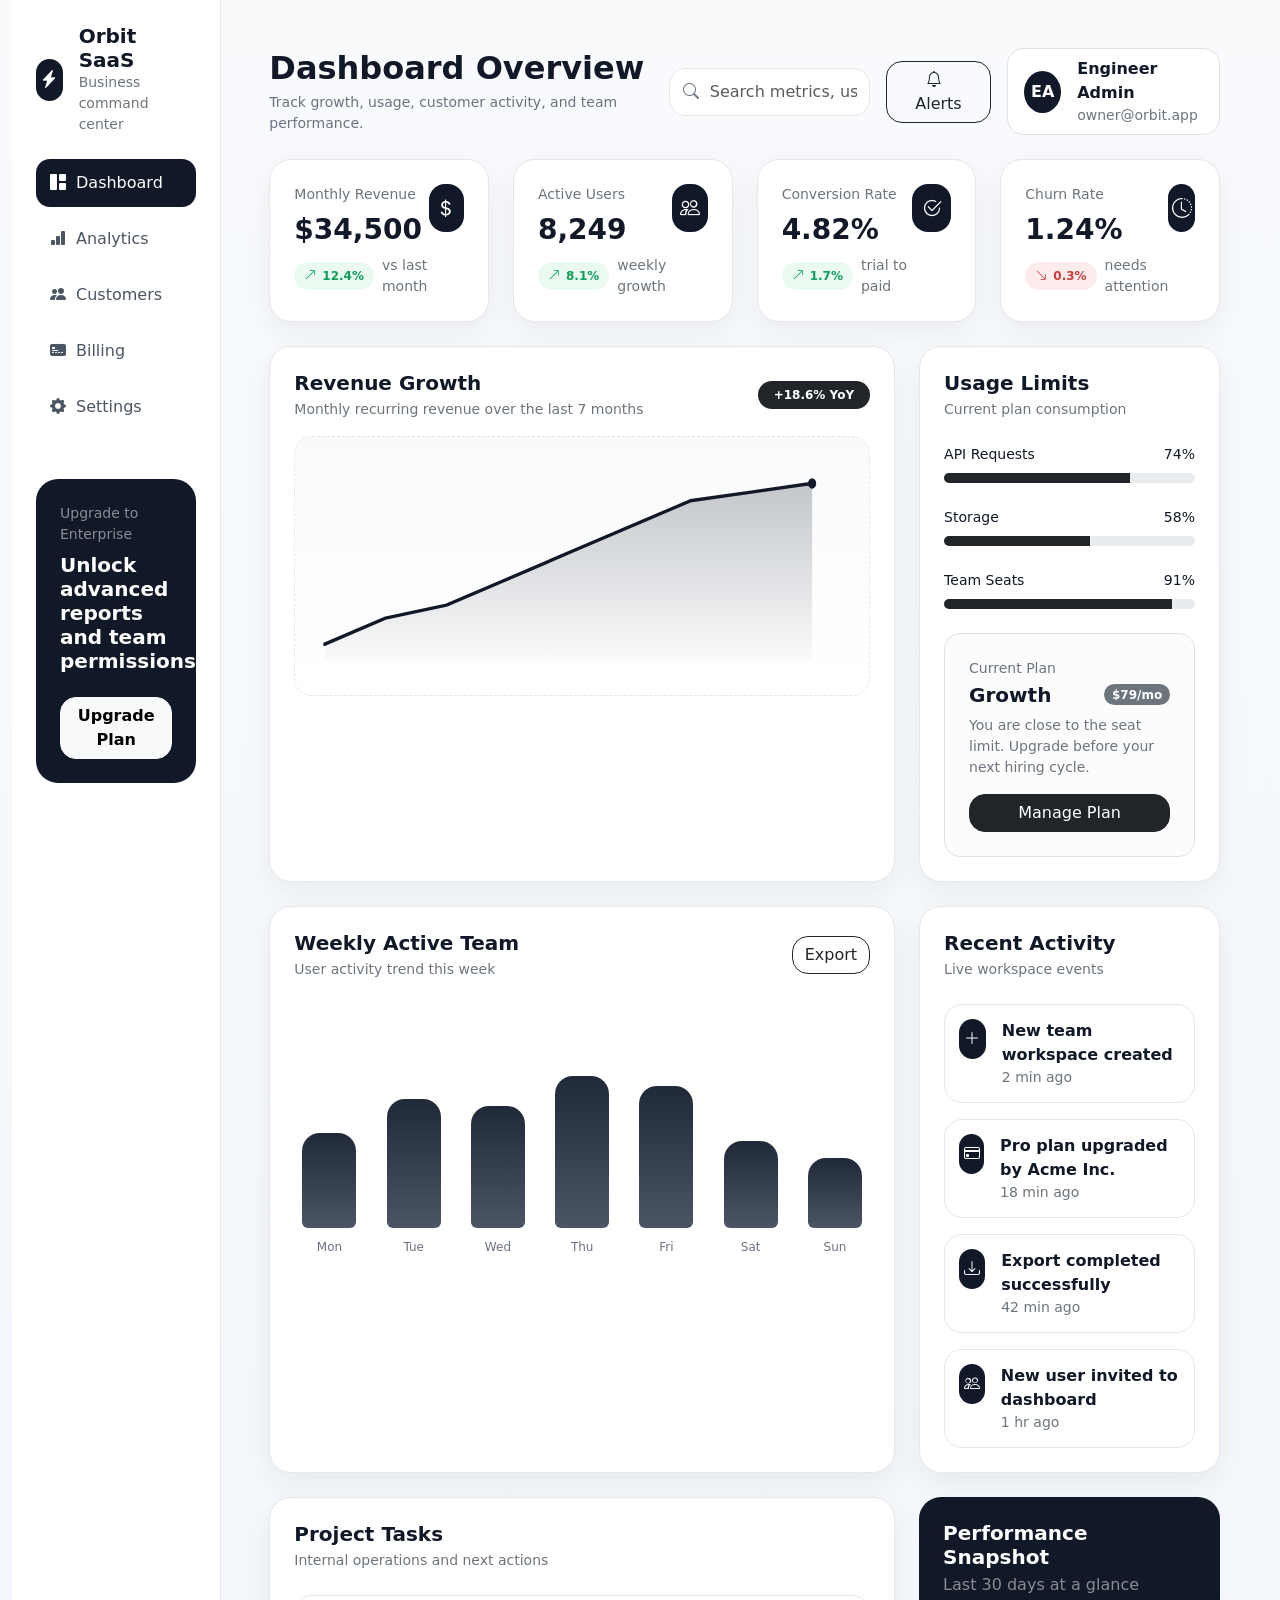
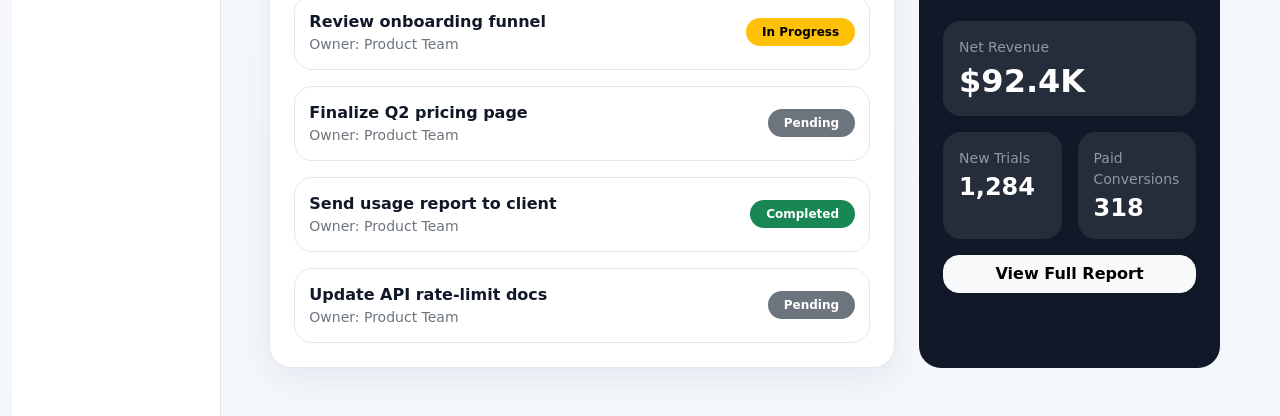
<file: projects/saas-dashboard/index.html>
<!DOCTYPE html>
<html lang="en">
<head>
  <meta charset="UTF-8" />
  <meta name="viewport" content="width=device-width, initial-scale=1.0" />
  <title>SaaS Dashboard UI</title>
  <link href="https://cdn.jsdelivr.net/npm/bootstrap@5.3.3/dist/css/bootstrap.min.css" rel="stylesheet">
  <link href="https://cdn.jsdelivr.net/npm/bootstrap-icons@1.11.3/font/bootstrap-icons.css" rel="stylesheet">
  <link rel="stylesheet" href="styles.css" />
  <style>
    :root {
      --bg: #f5f7fb;
      --card: #ffffff;
      --text: #111827;
      --muted: #6b7280;
      --border: #e5e7eb;
      --primary: #111827;
      --soft: #f3f4f6;
      --success-soft: #eafaf1;
      --danger-soft: #fdecec;
      --shadow: 0 10px 30px rgba(17, 24, 39, 0.06);
    }

    body {
      background: linear-gradient(180deg, #f8fafc 0%, #f3f6fb 100%);
      color: var(--text);
      font-family: Inter, system-ui, -apple-system, Segoe UI, Roboto, sans-serif;
    }

    .sidebar {
      min-height: 100vh;
      background: #fff;
      border-right: 1px solid var(--border);
      position: sticky;
      top: 0;
    }

    .brand-box {
      width: 42px;
      height: 42px;
      border-radius: 14px;
      background: var(--primary);
      color: #fff;
      display: flex;
      align-items: center;
      justify-content: center;
      font-size: 18px;
    }

    .nav-link-custom {
      color: #4b5563;
      border-radius: 14px;
      padding: 12px 14px;
      display: flex;
      align-items: center;
      gap: 10px;
      text-decoration: none;
      font-weight: 500;
      transition: all 0.2s ease;
    }

    .nav-link-custom:hover {
      background: var(--soft);
      color: var(--text);
    }

    .nav-link-custom.active {
      background: var(--primary);
      color: #fff;
    }

    .card-ui {
      border: 1px solid var(--border);
      border-radius: 22px;
      background: var(--card);
      box-shadow: var(--shadow);
    }

    .stat-icon {
      width: 48px;
      height: 48px;
      border-radius: 16px;
      display: flex;
      align-items: center;
      justify-content: center;
      background: var(--primary);
      color: #fff;
      font-size: 20px;
    }

    .pill-up,
    .pill-down {
      font-size: 12px;
      font-weight: 600;
      border-radius: 999px;
      padding: 5px 10px;
      display: inline-flex;
      align-items: center;
      gap: 6px;
    }

    .pill-up {
      background: var(--success-soft);
      color: #0f9f58;
    }

    .pill-down {
      background: var(--danger-soft);
      color: #cc3d3d;
    }

    .search-box {
      border-radius: 16px;
      border: 1px solid var(--border);
      background: #fff;
      padding-left: 40px;
      height: 48px;
    }

    .search-wrap {
      position: relative;
    }

    .search-wrap i {
      position: absolute;
      left: 14px;
      top: 50%;
      transform: translateY(-50%);
      color: var(--muted);
    }

    .avatar-box {
      width: 42px;
      height: 42px;
      border-radius: 50%;
      background: var(--primary);
      color: #fff;
      display: flex;
      align-items: center;
      justify-content: center;
      font-weight: 700;
    }

    .chart-bars {
      height: 260px;
      display: flex;
      align-items: end;
      gap: 14px;
      padding-top: 12px;
    }

    .chart-col {
      flex: 1;
      display: flex;
      flex-direction: column;
      align-items: center;
      gap: 10px;
      height: 100%;
      justify-content: end;
    }

    .chart-bar {
      width: 100%;
      max-width: 54px;
      border-radius: 18px 18px 6px 6px;
      background: linear-gradient(180deg, #1f2937 0%, #4b5563 100%);
    }

    .chart-label {
      font-size: 12px;
      color: var(--muted);
    }

    .mini-line {
      height: 260px;
      position: relative;
      overflow: hidden;
      border-radius: 18px;
      background: linear-gradient(180deg, #f9fafb 0%, #ffffff 100%);
      border: 1px dashed #e5e7eb;
    }

    .mini-line svg {
      width: 100%;
      height: 100%;
    }

    .activity-icon {
      width: 40px;
      height: 40px;
      border-radius: 14px;
      background: var(--primary);
      color: #fff;
      display: flex;
      align-items: center;
      justify-content: center;
    }

    .task-row,
    .activity-row {
      border: 1px solid var(--border);
      border-radius: 18px;
      padding: 14px;
    }

    .upgrade-card {
      background: var(--primary);
      color: #fff;
      border-radius: 22px;
    }

    .snapshot-card {
      background: #111827;
      color: #fff;
      border-radius: 22px;
    }

    .soft-box {
      background: rgba(255,255,255,0.09);
      border-radius: 18px;
      padding: 16px;
    }

    .small-muted {
      color: var(--muted);
      font-size: 14px;
    }

    @media (max-width: 991.98px) {
      .sidebar {
        min-height: auto;
        position: relative;
        border-right: 0;
        border-bottom: 1px solid var(--border);
      }
    }
  </style>
</head>
<body>
  <div class="container-fluid">
    <div class="row g-0">
      <aside class="col-lg-3 col-xl-2 sidebar p-4">
        <div class="d-flex align-items-center gap-3 mb-4">
          <div class="brand-box"><i class="bi bi-lightning-charge-fill"></i></div>
          <div>
            <h5 class="mb-0 fw-bold">Orbit SaaS</h5>
            <div class="small text-secondary">Business command center</div>
          </div>
        </div>

        <nav class="d-flex flex-column gap-2 mb-4">
          <a class="nav-link-custom active" href="#"><i class="bi bi-grid-1x2-fill"></i> Dashboard</a>
          <a class="nav-link-custom" href="#"><i class="bi bi-bar-chart-fill"></i> Analytics</a>
          <a class="nav-link-custom" href="#"><i class="bi bi-people-fill"></i> Customers</a>
          <a class="nav-link-custom" href="#"><i class="bi bi-credit-card-2-front-fill"></i> Billing</a>
          <a class="nav-link-custom" href="#"><i class="bi bi-gear-fill"></i> Settings</a>
        </nav>

        <div class="upgrade-card p-4 mt-lg-5">
          <div class="small text-white-50">Upgrade to Enterprise</div>
          <h5 class="fw-bold mt-2">Unlock advanced reports and team permissions.</h5>
          <button class="btn btn-light w-100 rounded-4 mt-3 fw-semibold">Upgrade Plan</button>
        </div>
      </aside>

      <main class="col-lg-9 col-xl-10 p-4 p-lg-5">
        <div class="d-flex flex-column flex-xl-row justify-content-between align-items-xl-center gap-3 mb-4">
          <div>
            <h2 class="fw-bold mb-1">Dashboard Overview</h2>
            <div class="small-muted">Track growth, usage, customer activity, and team performance.</div>
          </div>

          <div class="d-flex flex-column flex-md-row gap-3 align-items-stretch align-items-md-center">
            <div class="search-wrap">
              <i class="bi bi-search"></i>
              <input class="form-control search-box" type="text" placeholder="Search metrics, users, billing...">
            </div>
            <button class="btn btn-outline-dark rounded-4 px-4"><i class="bi bi-bell me-2"></i>Alerts</button>
            <div class="d-flex align-items-center gap-3 bg-white border rounded-4 px-3 py-2">
              <div class="avatar-box">EA</div>
              <div>
                <div class="fw-semibold">Engineer Admin</div>
                <div class="small text-secondary">owner@orbit.app</div>
              </div>
            </div>
          </div>
        </div>

        <div class="row g-4 mb-4">
          <div class="col-md-6 col-xl-3">
            <div class="card-ui p-4 h-100">
              <div class="d-flex justify-content-between align-items-start">
                <div>
                  <div class="small text-secondary">Monthly Revenue</div>
                  <h3 class="fw-bold mt-2">$34,500</h3>
                  <div class="d-flex align-items-center gap-2 mt-2">
                    <span class="pill-up"><i class="bi bi-arrow-up-right"></i>12.4%</span>
                    <span class="small text-secondary">vs last month</span>
                  </div>
                </div>
                <div class="stat-icon"><i class="bi bi-currency-dollar"></i></div>
              </div>
            </div>
          </div>

          <div class="col-md-6 col-xl-3">
            <div class="card-ui p-4 h-100">
              <div class="d-flex justify-content-between align-items-start">
                <div>
                  <div class="small text-secondary">Active Users</div>
                  <h3 class="fw-bold mt-2">8,249</h3>
                  <div class="d-flex align-items-center gap-2 mt-2">
                    <span class="pill-up"><i class="bi bi-arrow-up-right"></i>8.1%</span>
                    <span class="small text-secondary">weekly growth</span>
                  </div>
                </div>
                <div class="stat-icon"><i class="bi bi-people"></i></div>
              </div>
            </div>
          </div>

          <div class="col-md-6 col-xl-3">
            <div class="card-ui p-4 h-100">
              <div class="d-flex justify-content-between align-items-start">
                <div>
                  <div class="small text-secondary">Conversion Rate</div>
                  <h3 class="fw-bold mt-2">4.82%</h3>
                  <div class="d-flex align-items-center gap-2 mt-2">
                    <span class="pill-up"><i class="bi bi-arrow-up-right"></i>1.7%</span>
                    <span class="small text-secondary">trial to paid</span>
                  </div>
                </div>
                <div class="stat-icon"><i class="bi bi-check2-circle"></i></div>
              </div>
            </div>
          </div>

          <div class="col-md-6 col-xl-3">
            <div class="card-ui p-4 h-100">
              <div class="d-flex justify-content-between align-items-start">
                <div>
                  <div class="small text-secondary">Churn Rate</div>
                  <h3 class="fw-bold mt-2">1.24%</h3>
                  <div class="d-flex align-items-center gap-2 mt-2">
                    <span class="pill-down"><i class="bi bi-arrow-down-right"></i>0.3%</span>
                    <span class="small text-secondary">needs attention</span>
                  </div>
                </div>
                <div class="stat-icon"><i class="bi bi-clock-history"></i></div>
              </div>
            </div>
          </div>
        </div>

        <div class="row g-4 mb-4">
          <div class="col-xl-8">
            <div class="card-ui p-4 h-100">
              <div class="d-flex justify-content-between align-items-center mb-3">
                <div>
                  <h5 class="fw-bold mb-1">Revenue Growth</h5>
                  <div class="small text-secondary">Monthly recurring revenue over the last 7 months</div>
                </div>
                <span class="badge text-bg-dark rounded-pill px-3 py-2">+18.6% YoY</span>
              </div>
              <div class="mini-line p-3">
                <svg viewBox="0 0 800 260" preserveAspectRatio="none">
                  <defs>
                    <linearGradient id="areaFill" x1="0" y1="0" x2="0" y2="1">
                      <stop offset="0%" stop-color="#1f2937" stop-opacity="0.25"></stop>
                      <stop offset="100%" stop-color="#1f2937" stop-opacity="0.02"></stop>
                    </linearGradient>
                  </defs>
                  <path d="M 20 220 L 110 190 L 200 175 L 290 145 L 380 115 L 470 85 L 560 55 L 650 45 L 740 35 L 740 240 L 20 240 Z" fill="url(#areaFill)"></path>
                  <path d="M 20 220 L 110 190 L 200 175 L 290 145 L 380 115 L 470 85 L 560 55 L 650 45 L 740 35" fill="none" stroke="#111827" stroke-width="4" stroke-linecap="round" stroke-linejoin="round"></path>
                  <circle cx="740" cy="35" r="6" fill="#111827"></circle>
                </svg>
              </div>
            </div>
          </div>

          <div class="col-xl-4">
            <div class="card-ui p-4 h-100">
              <h5 class="fw-bold mb-1">Usage Limits</h5>
              <div class="small text-secondary mb-4">Current plan consumption</div>

              <div class="mb-4">
                <div class="d-flex justify-content-between small mb-2"><span>API Requests</span><span>74%</span></div>
                <div class="progress rounded-pill" style="height: 10px;"><div class="progress-bar bg-dark" style="width: 74%"></div></div>
              </div>

              <div class="mb-4">
                <div class="d-flex justify-content-between small mb-2"><span>Storage</span><span>58%</span></div>
                <div class="progress rounded-pill" style="height: 10px;"><div class="progress-bar bg-dark" style="width: 58%"></div></div>
              </div>

              <div class="mb-4">
                <div class="d-flex justify-content-between small mb-2"><span>Team Seats</span><span>91%</span></div>
                <div class="progress rounded-pill" style="height: 10px;"><div class="progress-bar bg-dark" style="width: 91%"></div></div>
              </div>

              <div class="border rounded-4 p-4 bg-light-subtle">
                <div class="small text-secondary">Current Plan</div>
                <div class="d-flex justify-content-between align-items-center mt-1">
                  <h5 class="fw-bold mb-0">Growth</h5>
                  <span class="badge text-bg-secondary rounded-pill">$79/mo</span>
                </div>
                <div class="small text-secondary mt-2">You are close to the seat limit. Upgrade before your next hiring cycle.</div>
                <button class="btn btn-dark w-100 rounded-4 mt-3">Manage Plan</button>
              </div>
            </div>
          </div>
        </div>

        <div class="row g-4 mb-4">
          <div class="col-lg-8">
            <div class="card-ui p-4 h-100">
              <div class="d-flex justify-content-between align-items-center mb-3">
                <div>
                  <h5 class="fw-bold mb-1">Weekly Active Team</h5>
                  <div class="small text-secondary">User activity trend this week</div>
                </div>
                <button class="btn btn-outline-dark rounded-4">Export</button>
              </div>
              <div class="chart-bars">
                <div class="chart-col"><div class="chart-bar" style="height: 38%"></div><div class="chart-label">Mon</div></div>
                <div class="chart-col"><div class="chart-bar" style="height: 52%"></div><div class="chart-label">Tue</div></div>
                <div class="chart-col"><div class="chart-bar" style="height: 49%"></div><div class="chart-label">Wed</div></div>
                <div class="chart-col"><div class="chart-bar" style="height: 61%"></div><div class="chart-label">Thu</div></div>
                <div class="chart-col"><div class="chart-bar" style="height: 57%"></div><div class="chart-label">Fri</div></div>
                <div class="chart-col"><div class="chart-bar" style="height: 35%"></div><div class="chart-label">Sat</div></div>
                <div class="chart-col"><div class="chart-bar" style="height: 28%"></div><div class="chart-label">Sun</div></div>
              </div>
            </div>
          </div>

          <div class="col-lg-4">
            <div class="card-ui p-4 h-100">
              <h5 class="fw-bold mb-1">Recent Activity</h5>
              <div class="small text-secondary mb-4">Live workspace events</div>

              <div class="d-flex flex-column gap-3">
                <div class="activity-row d-flex gap-3">
                  <div class="activity-icon"><i class="bi bi-plus-lg"></i></div>
                  <div>
                    <div class="fw-semibold">New team workspace created</div>
                    <div class="small text-secondary">2 min ago</div>
                  </div>
                </div>

                <div class="activity-row d-flex gap-3">
                  <div class="activity-icon"><i class="bi bi-credit-card"></i></div>
                  <div>
                    <div class="fw-semibold">Pro plan upgraded by Acme Inc.</div>
                    <div class="small text-secondary">18 min ago</div>
                  </div>
                </div>

                <div class="activity-row d-flex gap-3">
                  <div class="activity-icon"><i class="bi bi-download"></i></div>
                  <div>
                    <div class="fw-semibold">Export completed successfully</div>
                    <div class="small text-secondary">42 min ago</div>
                  </div>
                </div>

                <div class="activity-row d-flex gap-3">
                  <div class="activity-icon"><i class="bi bi-people"></i></div>
                  <div>
                    <div class="fw-semibold">New user invited to dashboard</div>
                    <div class="small text-secondary">1 hr ago</div>
                  </div>
                </div>
              </div>
            </div>
          </div>
        </div>

        <div class="row g-4">
          <div class="col-lg-8">
            <div class="card-ui p-4 h-100">
              <h5 class="fw-bold mb-1">Project Tasks</h5>
              <div class="small text-secondary mb-4">Internal operations and next actions</div>

              <div class="d-flex flex-column gap-3">
                <div class="task-row d-flex justify-content-between align-items-center">
                  <div>
                    <div class="fw-semibold">Review onboarding funnel</div>
                    <div class="small text-secondary">Owner: Product Team</div>
                  </div>
                  <span class="badge text-bg-warning rounded-pill px-3 py-2">In Progress</span>
                </div>

                <div class="task-row d-flex justify-content-between align-items-center">
                  <div>
                    <div class="fw-semibold">Finalize Q2 pricing page</div>
                    <div class="small text-secondary">Owner: Product Team</div>
                  </div>
                  <span class="badge text-bg-secondary rounded-pill px-3 py-2">Pending</span>
                </div>

                <div class="task-row d-flex justify-content-between align-items-center">
                  <div>
                    <div class="fw-semibold">Send usage report to client</div>
                    <div class="small text-secondary">Owner: Product Team</div>
                  </div>
                  <span class="badge text-bg-success rounded-pill px-3 py-2">Completed</span>
                </div>

                <div class="task-row d-flex justify-content-between align-items-center">
                  <div>
                    <div class="fw-semibold">Update API rate-limit docs</div>
                    <div class="small text-secondary">Owner: Product Team</div>
                  </div>
                  <span class="badge text-bg-secondary rounded-pill px-3 py-2">Pending</span>
                </div>
              </div>
            </div>
          </div>

          <div class="col-lg-4">
            <div class="snapshot-card p-4 h-100">
              <h5 class="fw-bold mb-1">Performance Snapshot</h5>
              <div class="text-white-50 mb-4">Last 30 days at a glance</div>

              <div class="soft-box mb-3">
                <div class="small text-white-50">Net Revenue</div>
                <h2 class="fw-bold mt-1 mb-0">$92.4K</h2>
              </div>

              <div class="row g-3 mb-3">
                <div class="col-6">
                  <div class="soft-box h-100">
                    <div class="small text-white-50">New Trials</div>
                    <h4 class="fw-bold mt-1 mb-0">1,284</h4>
                  </div>
                </div>
                <div class="col-6">
                  <div class="soft-box h-100">
                    <div class="small text-white-50">Paid Conversions</div>
                    <h4 class="fw-bold mt-1 mb-0">318</h4>
                  </div>
                </div>
              </div>

              <button class="btn btn-light w-100 rounded-4 fw-semibold">View Full Report</button>
            </div>
          </div>
        </div>
      </main>
    </div>
  </div>

  <script src="https://cdn.jsdelivr.net/npm/bootstrap@5.3.3/dist/js/bootstrap.bundle.min.js"></script>
</body>
</html>
</file>
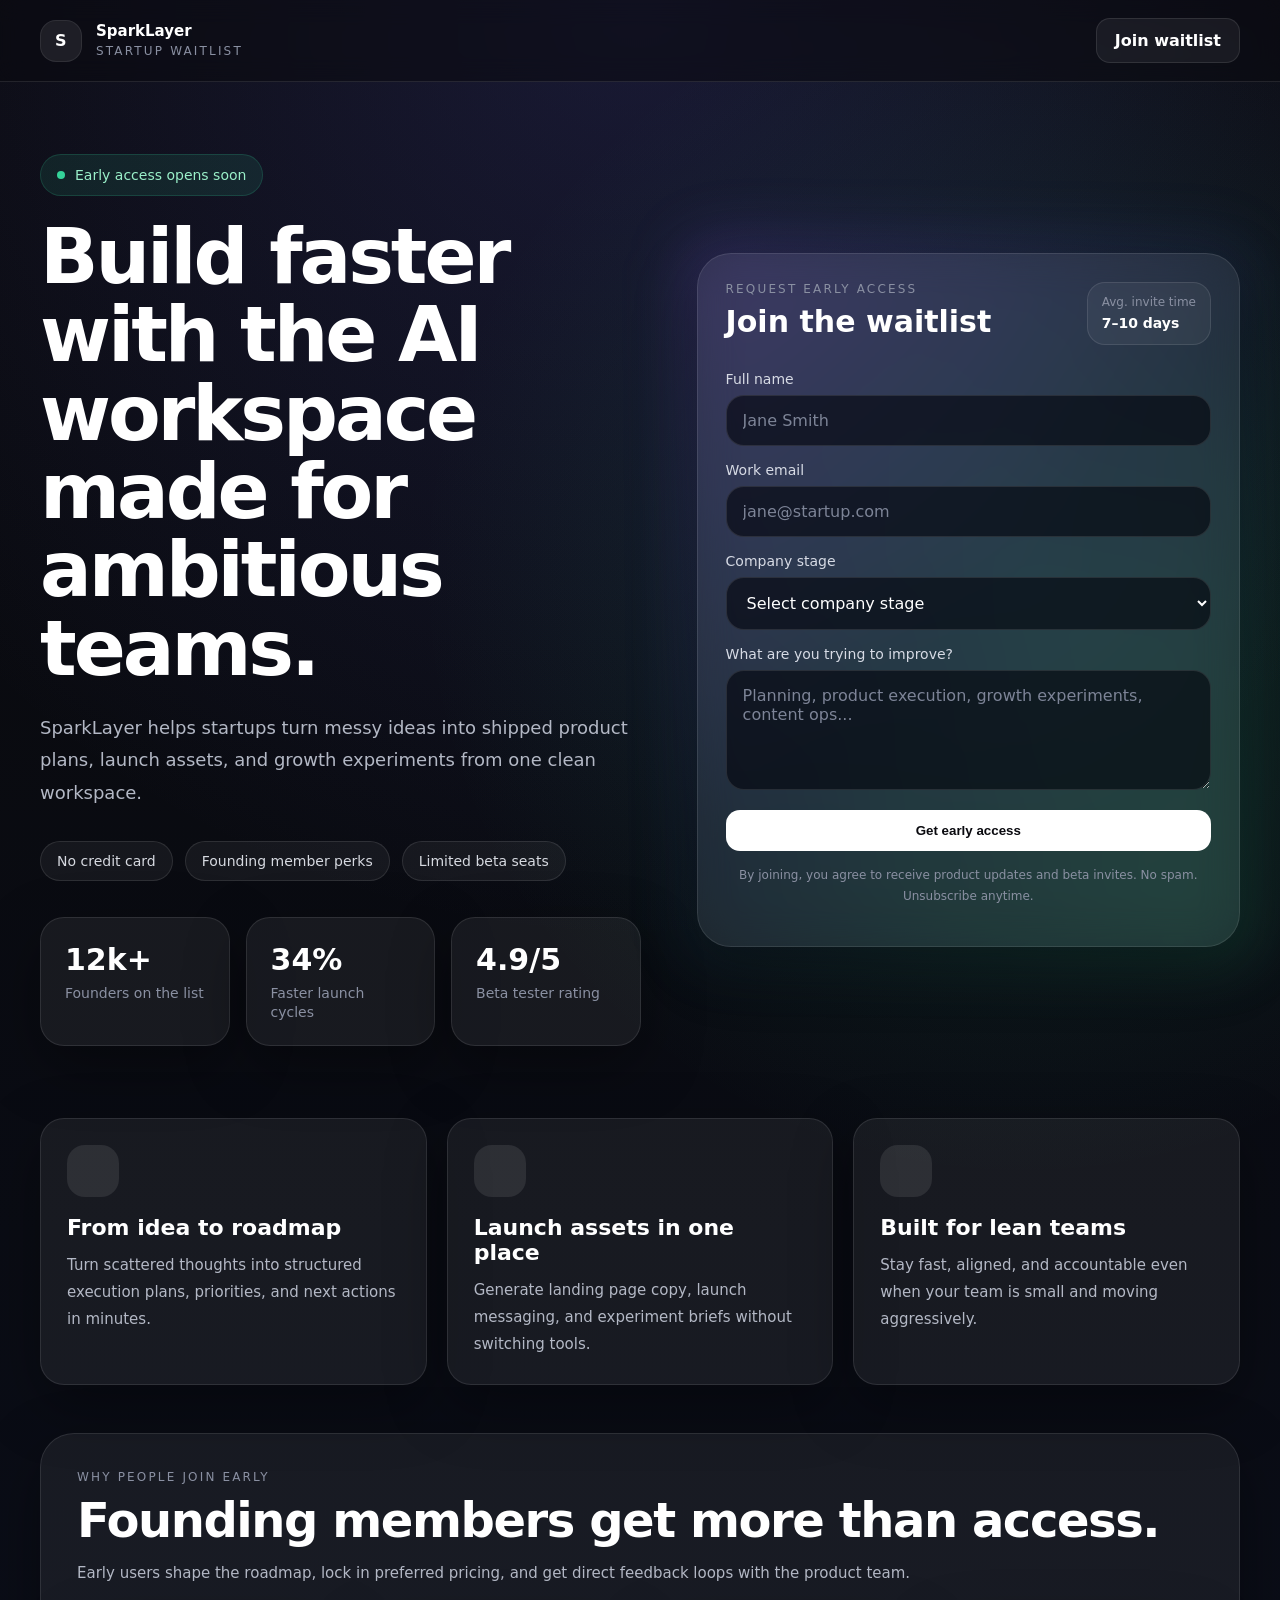
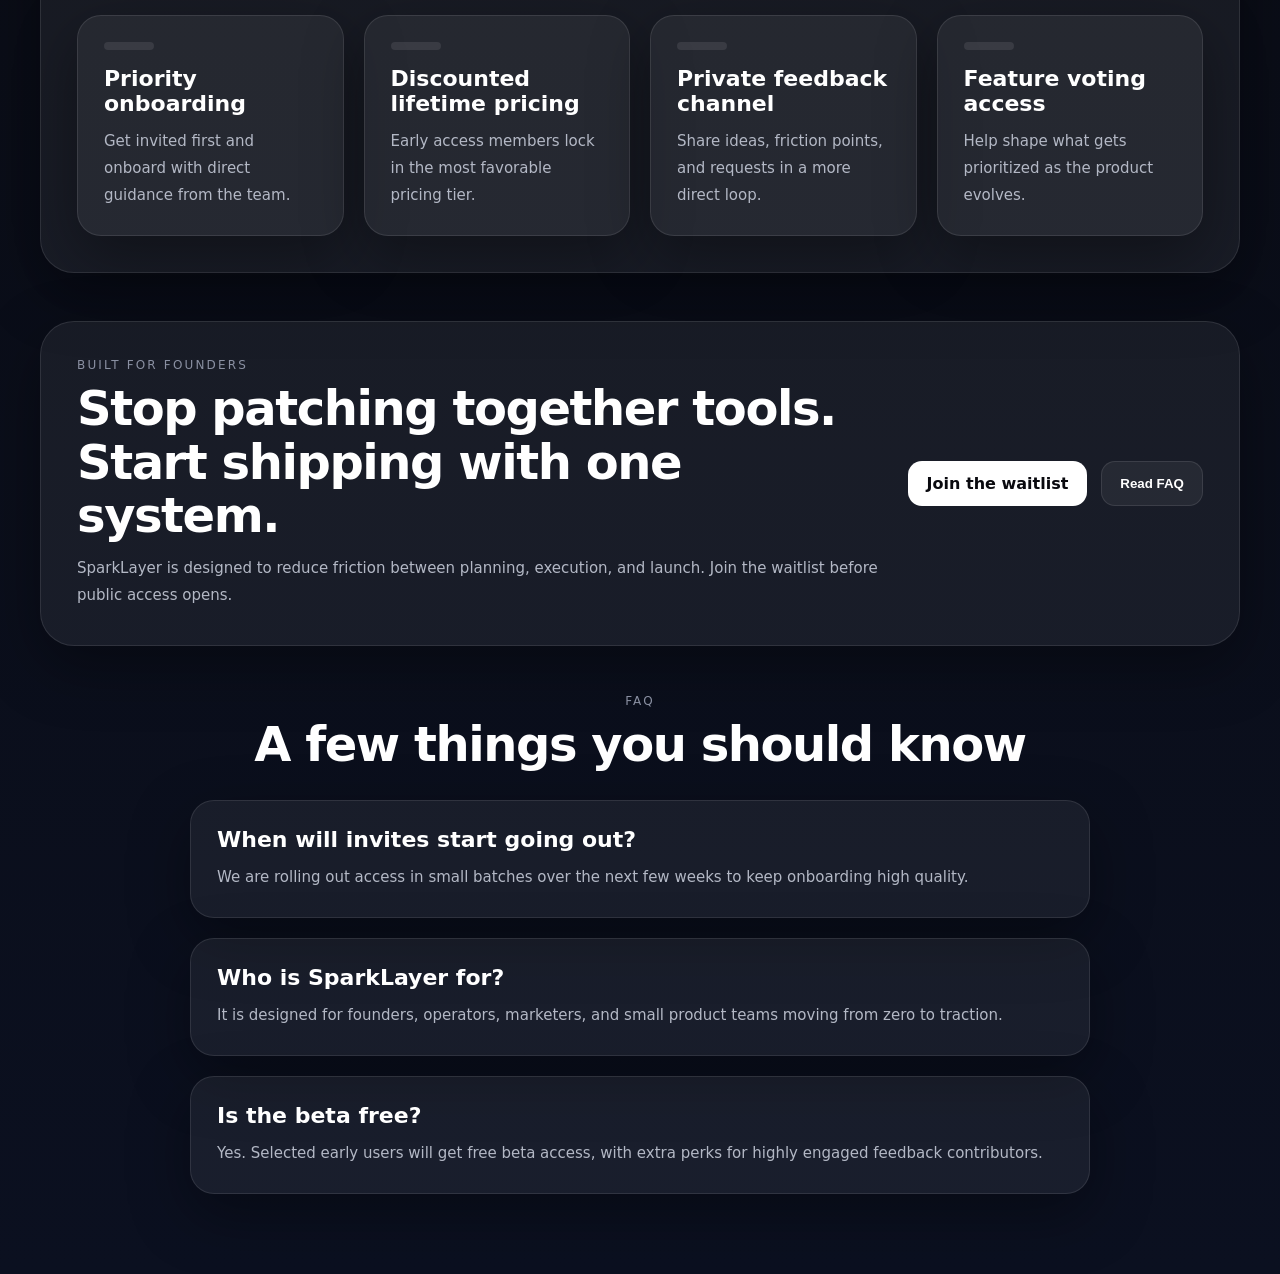
<file: projects/Startup/index.html>
<!DOCTYPE html>
<html lang="en">
<head>
  <meta charset="UTF-8" />
  <meta name="viewport" content="width=device-width, initial-scale=1.0" />
  <title>SparkLayer — Startup Waitlist</title>
  <style>
    :root {
      --bg: #0a0a0f;
      --bg-soft: #10111a;
      --panel: rgba(255, 255, 255, 0.06);
      --panel-strong: rgba(255, 255, 255, 0.08);
      --border: rgba(255, 255, 255, 0.1);
      --text: #ffffff;
      --muted: #b3b8c5;
      --muted-2: #8a90a2;
      --accent: #8b5cf6;
      --accent-2: #34d399;
      --shadow: 0 20px 60px rgba(0, 0, 0, 0.35);
      --radius: 28px;
      --radius-sm: 18px;
      --container: 1200px;
    }

    * {
      box-sizing: border-box;
    }

    html {
      scroll-behavior: smooth;
    }

    body {
      margin: 0;
      font-family: Inter, ui-sans-serif, system-ui, -apple-system, BlinkMacSystemFont, "Segoe UI", sans-serif;
      color: var(--text);
      background:
        radial-gradient(circle at top, rgba(99, 102, 241, 0.18), transparent 32%),
        radial-gradient(circle at 80% 20%, rgba(52, 211, 153, 0.14), transparent 24%),
        linear-gradient(180deg, #09090b 0%, #0b1020 100%);
      min-height: 100vh;
    }

    a {
      color: inherit;
      text-decoration: none;
    }

    .container {
      width: min(var(--container), calc(100% - 48px));
      margin: 0 auto;
    }

    .site-header {
      position: sticky;
      top: 0;
      z-index: 20;
      backdrop-filter: blur(12px);
      background: rgba(10, 10, 15, 0.55);
      border-bottom: 1px solid var(--border);
    }

    .header-inner {
      display: flex;
      align-items: center;
      justify-content: space-between;
      padding: 18px 0;
      gap: 20px;
    }

    .brand {
      display: flex;
      align-items: center;
      gap: 14px;
    }

    .brand-mark {
      width: 42px;
      height: 42px;
      display: grid;
      place-items: center;
      border-radius: 16px;
      background: rgba(255, 255, 255, 0.08);
      border: 1px solid rgba(255, 255, 255, 0.08);
      font-weight: 800;
      letter-spacing: 0.02em;
    }

    .brand-copy small,
    .eyebrow,
    .faq-label,
    .section-label {
      color: var(--muted-2);
      letter-spacing: 0.18em;
      text-transform: uppercase;
      font-size: 12px;
    }

    .brand-copy strong {
      display: block;
      font-size: 15px;
    }

    .header-cta,
    .primary-btn,
    .secondary-btn {
      border: 1px solid var(--border);
      background: rgba(255, 255, 255, 0.06);
      color: var(--text);
      padding: 12px 18px;
      border-radius: 14px;
      font-weight: 600;
      cursor: pointer;
      transition: 0.25s ease;
    }

    .header-cta:hover,
    .secondary-btn:hover {
      background: rgba(255, 255, 255, 0.1);
      transform: translateY(-1px);
    }

    .primary-btn {
      background: #ffffff;
      color: #0a0a0f;
      border-color: transparent;
    }

    .primary-btn:hover {
      opacity: 0.92;
      transform: translateY(-1px);
    }

    .hero {
      padding: 72px 0 24px;
    }

    .hero-grid {
      display: grid;
      grid-template-columns: 1.05fr 0.95fr;
      gap: 56px;
      align-items: center;
    }

    .pill {
      display: inline-flex;
      align-items: center;
      gap: 10px;
      border: 1px solid rgba(52, 211, 153, 0.18);
      background: rgba(52, 211, 153, 0.1);
      color: #9af0c9;
      padding: 12px 16px;
      border-radius: 999px;
      font-size: 14px;
      margin-bottom: 22px;
    }

    .pill-dot {
      width: 8px;
      height: 8px;
      border-radius: 50%;
      background: var(--accent-2);
    }

    h1 {
      margin: 0;
      font-size: clamp(2.6rem, 6vw, 5rem);
      line-height: 1.02;
      letter-spacing: -0.04em;
      max-width: 760px;
    }

    .hero-copy p {
      max-width: 620px;
      color: var(--muted);
      font-size: 18px;
      line-height: 1.8;
      margin: 24px 0 0;
    }

    .chip-list {
      display: flex;
      flex-wrap: wrap;
      gap: 12px;
      margin-top: 32px;
    }

    .chip {
      padding: 11px 16px;
      border-radius: 999px;
      border: 1px solid var(--border);
      background: rgba(255, 255, 255, 0.05);
      color: #d6d9e0;
      font-size: 14px;
    }

    .stats {
      display: grid;
      grid-template-columns: repeat(3, 1fr);
      gap: 16px;
      margin-top: 36px;
    }

    .stat-card,
    .feature-card,
    .benefit-card,
    .faq-item {
      background: var(--panel);
      border: 1px solid var(--border);
      border-radius: 24px;
      box-shadow: var(--shadow);
    }

    .stat-card {
      padding: 24px;
    }

    .stat-card strong {
      display: block;
      font-size: 30px;
      margin-bottom: 6px;
    }

    .stat-card span {
      color: var(--muted-2);
      font-size: 14px;
    }

    .form-wrap {
      position: relative;
    }

    .form-glow {
      position: absolute;
      inset: -16px;
      border-radius: 38px;
      background: linear-gradient(135deg, rgba(139, 92, 246, 0.22), rgba(59, 130, 246, 0.08), rgba(52, 211, 153, 0.18));
      filter: blur(28px);
      z-index: 0;
    }

    .waitlist-card {
      position: relative;
      z-index: 1;
      background: rgba(255, 255, 255, 0.07);
      border: 1px solid var(--border);
      border-radius: 34px;
      padding: 28px;
      backdrop-filter: blur(18px);
      box-shadow: var(--shadow);
    }

    .card-head {
      display: flex;
      justify-content: space-between;
      align-items: flex-start;
      gap: 20px;
      margin-bottom: 26px;
    }

    .card-head h2 {
      margin: 8px 0 0;
      font-size: 30px;
    }

    .invite-time {
      padding: 12px 14px;
      border-radius: 18px;
      border: 1px solid var(--border);
      background: rgba(255, 255, 255, 0.05);
      min-width: 120px;
    }

    .invite-time span {
      display: block;
      color: var(--muted-2);
      font-size: 12px;
      margin-bottom: 4px;
    }

    .invite-time strong {
      font-size: 14px;
    }

    .form-group {
      margin-bottom: 16px;
    }

    label {
      display: block;
      margin-bottom: 8px;
      font-size: 14px;
      color: #d7dbe5;
    }

    input,
    select,
    textarea {
      width: 100%;
      border: 1px solid rgba(255, 255, 255, 0.1);
      background: rgba(4, 6, 14, 0.62);
      color: white;
      padding: 15px 16px;
      border-radius: 18px;
      font: inherit;
      outline: none;
      transition: border-color 0.2s ease, transform 0.2s ease, background 0.2s ease;
    }

    input::placeholder,
    textarea::placeholder {
      color: #7d8497;
    }

    input:focus,
    select:focus,
    textarea:focus {
      border-color: rgba(139, 92, 246, 0.8);
      background: rgba(9, 12, 24, 0.8);
    }

    textarea {
      resize: vertical;
      min-height: 120px;
    }

    .form-note,
    .success-message {
      text-align: center;
      font-size: 12px;
      line-height: 1.7;
      color: var(--muted-2);
      margin-top: 14px;
    }

    .success-message {
      display: none;
      color: #a7f3d0;
      margin-top: 16px;
      font-size: 13px;
    }

    .features,
    .benefits,
    .faq,
    .cta-section {
      padding: 48px 0 0;
    }

    .features-grid,
    .benefits-grid,
    .faq-list {
      display: grid;
      gap: 20px;
    }

    .features-grid {
      grid-template-columns: repeat(3, 1fr);
    }

    .feature-card,
    .benefit-card,
    .faq-item {
      padding: 26px;
    }

    .feature-icon,
    .benefit-bar {
      background: rgba(255, 255, 255, 0.09);
      border-radius: 18px;
    }

    .feature-icon {
      width: 52px;
      height: 52px;
      margin-bottom: 18px;
    }

    .feature-card h3,
    .benefit-card h3,
    .faq-item h3 {
      margin: 0;
      font-size: 22px;
    }

    .feature-card p,
    .benefit-card p,
    .faq-item p,
    .benefits-intro p,
    .cta-box p {
      margin: 12px 0 0;
      color: var(--muted);
      line-height: 1.8;
      font-size: 15px;
    }

    .benefits-panel,
    .cta-box {
      border-radius: 34px;
      border: 1px solid var(--border);
      background: var(--panel);
      padding: 36px;
      box-shadow: var(--shadow);
    }

    .benefits-intro h2,
    .cta-box h2,
    .faq h2 {
      margin: 10px 0 0;
      font-size: clamp(2rem, 4vw, 3rem);
      line-height: 1.12;
      letter-spacing: -0.03em;
    }

    .benefits-grid {
      grid-template-columns: repeat(4, 1fr);
      margin-top: 28px;
    }

    .benefit-bar {
      width: 50px;
      height: 8px;
      margin-bottom: 16px;
    }

    .faq {
      padding-bottom: 80px;
    }

    .faq-head {
      text-align: center;
      margin-bottom: 28px;
    }

    .faq-list {
      max-width: 900px;
      margin: 0 auto;
    }

    .cta-box {
      display: flex;
      align-items: center;
      justify-content: space-between;
      gap: 28px;
    }

    .cta-actions {
      display: flex;
      flex-wrap: wrap;
      gap: 14px;
      min-width: fit-content;
    }

    @media (max-width: 1100px) {
      .hero-grid,
      .features-grid,
      .benefits-grid,
      .cta-box {
        grid-template-columns: 1fr;
      }

      .hero-grid {
        gap: 32px;
      }

      .cta-box {
        display: block;
      }

      .cta-actions {
        margin-top: 22px;
      }
    }

    @media (max-width: 820px) {
      .stats,
      .features-grid,
      .benefits-grid {
        grid-template-columns: 1fr;
      }

      .card-head,
      .header-inner {
        flex-direction: column;
        align-items: flex-start;
      }

      .container {
        width: min(var(--container), calc(100% - 32px));
      }

      .hero {
        padding-top: 44px;
      }

      .waitlist-card,
      .benefits-panel,
      .cta-box,
      .feature-card,
      .benefit-card,
      .faq-item,
      .stat-card {
        border-radius: 24px;
      }
    }
  </style>
</head>
<body>
  <header class="site-header">
    <div class="container header-inner">
      <div class="brand">
        <div class="brand-mark">S</div>
        <div class="brand-copy">
          <strong>SparkLayer</strong>
          <small>Startup waitlist</small>
        </div>
      </div>
      <a href="#waitlist" class="header-cta">Join waitlist</a>
    </div>
  </header>

  <main>
    <section class="hero">
      <div class="container hero-grid">
        <div class="hero-copy">
          <div class="pill">
            <span class="pill-dot"></span>
            Early access opens soon
          </div>

          <h1>Build faster with the AI workspace made for ambitious teams.</h1>
          <p>
            SparkLayer helps startups turn messy ideas into shipped product plans,
            launch assets, and growth experiments from one clean workspace.
          </p>

          <div class="chip-list">
            <div class="chip">No credit card</div>
            <div class="chip">Founding member perks</div>
            <div class="chip">Limited beta seats</div>
          </div>

          <div class="stats">
            <div class="stat-card">
              <strong>12k+</strong>
              <span>Founders on the list</span>
            </div>
            <div class="stat-card">
              <strong>34%</strong>
              <span>Faster launch cycles</span>
            </div>
            <div class="stat-card">
              <strong>4.9/5</strong>
              <span>Beta tester rating</span>
            </div>
          </div>
        </div>

        <div class="form-wrap" id="waitlist">
          <div class="form-glow"></div>
          <div class="waitlist-card">
            <div class="card-head">
              <div>
                <div class="eyebrow">Request early access</div>
                <h2>Join the waitlist</h2>
              </div>
              <div class="invite-time">
                <span>Avg. invite time</span>
                <strong>7–10 days</strong>
              </div>
            </div>

            <form id="waitlistForm">
              <div class="form-group">
                <label for="name">Full name</label>
                <input id="name" name="name" type="text" placeholder="Jane Smith" required />
              </div>

              <div class="form-group">
                <label for="email">Work email</label>
                <input id="email" name="email" type="email" placeholder="jane@startup.com" required />
              </div>

              <div class="form-group">
                <label for="stage">Company stage</label>
                <select id="stage" name="stage" required>
                  <option value="">Select company stage</option>
                  <option>Idea stage</option>
                  <option>MVP launched</option>
                  <option>Early revenue</option>
                  <option>Seed / Series A</option>
                </select>
              </div>

              <div class="form-group">
                <label for="message">What are you trying to improve?</label>
                <textarea id="message" name="message" placeholder="Planning, product execution, growth experiments, content ops..." required></textarea>
              </div>

              <button type="submit" class="primary-btn" style="width: 100%;">Get early access</button>
              <p class="form-note">
                By joining, you agree to receive product updates and beta invites. No spam. Unsubscribe anytime.
              </p>
              <div class="success-message" id="successMessage">
                You’re on the list. We’ll reach out when your invite is ready.
              </div>
            </form>
          </div>
        </div>
      </div>
    </section>

    <section class="features">
      <div class="container features-grid">
        <article class="feature-card">
          <div class="feature-icon"></div>
          <h3>From idea to roadmap</h3>
          <p>
            Turn scattered thoughts into structured execution plans, priorities, and next actions in minutes.
          </p>
        </article>

        <article class="feature-card">
          <div class="feature-icon"></div>
          <h3>Launch assets in one place</h3>
          <p>
            Generate landing page copy, launch messaging, and experiment briefs without switching tools.
          </p>
        </article>

        <article class="feature-card">
          <div class="feature-icon"></div>
          <h3>Built for lean teams</h3>
          <p>
            Stay fast, aligned, and accountable even when your team is small and moving aggressively.
          </p>
        </article>
      </div>
    </section>

    <section class="benefits">
      <div class="container">
        <div class="benefits-panel">
          <div class="benefits-intro">
            <div class="section-label">Why people join early</div>
            <h2>Founding members get more than access.</h2>
            <p>
              Early users shape the roadmap, lock in preferred pricing, and get direct feedback loops with the product team.
            </p>
          </div>

          <div class="benefits-grid">
            <article class="benefit-card">
              <div class="benefit-bar"></div>
              <h3>Priority onboarding</h3>
              <p>Get invited first and onboard with direct guidance from the team.</p>
            </article>
            <article class="benefit-card">
              <div class="benefit-bar"></div>
              <h3>Discounted lifetime pricing</h3>
              <p>Early access members lock in the most favorable pricing tier.</p>
            </article>
            <article class="benefit-card">
              <div class="benefit-bar"></div>
              <h3>Private feedback channel</h3>
              <p>Share ideas, friction points, and requests in a more direct loop.</p>
            </article>
            <article class="benefit-card">
              <div class="benefit-bar"></div>
              <h3>Feature voting access</h3>
              <p>Help shape what gets prioritized as the product evolves.</p>
            </article>
          </div>
        </div>
      </div>
    </section>

    <section class="cta-section">
      <div class="container">
        <div class="cta-box">
          <div>
            <div class="section-label">Built for founders</div>
            <h2>Stop patching together tools. Start shipping with one system.</h2>
            <p>
              SparkLayer is designed to reduce friction between planning, execution, and launch. Join the waitlist before public access opens.
            </p>
          </div>
          <div class="cta-actions">
            <a href="#waitlist" class="primary-btn">Join the waitlist</a>
            <button class="secondary-btn" id="scrollFaq">Read FAQ</button>
          </div>
        </div>
      </div>
    </section>

    <section class="faq" id="faq">
      <div class="container">
        <div class="faq-head">
          <div class="faq-label">FAQ</div>
          <h2>A few things you should know</h2>
        </div>

        <div class="faq-list">
          <article class="faq-item">
            <h3>When will invites start going out?</h3>
            <p>
              We are rolling out access in small batches over the next few weeks to keep onboarding high quality.
            </p>
          </article>
          <article class="faq-item">
            <h3>Who is SparkLayer for?</h3>
            <p>
              It is designed for founders, operators, marketers, and small product teams moving from zero to traction.
            </p>
          </article>
          <article class="faq-item">
            <h3>Is the beta free?</h3>
            <p>
              Yes. Selected early users will get free beta access, with extra perks for highly engaged feedback contributors.
            </p>
          </article>
        </div>
      </div>
    </section>
  </main>

  <script>
    const form = document.getElementById('waitlistForm');
    const successMessage = document.getElementById('successMessage');
    const scrollFaq = document.getElementById('scrollFaq');

    form.addEventListener('submit', function (event) {
      event.preventDefault();

      const formData = new FormData(form);
      const values = Object.fromEntries(formData.entries());

      if (!values.name || !values.email || !values.stage || !values.message) {
        successMessage.style.display = 'block';
        successMessage.style.color = '#fca5a5';
        successMessage.textContent = 'Please complete all fields before joining the waitlist.';
        return;
      }

      successMessage.style.display = 'block';
      successMessage.style.color = '#a7f3d0';
      successMessage.textContent = 'You’re on the list. We’ll reach out when your invite is ready.';

      console.log('Waitlist submission:', values);
      form.reset();
    });

    scrollFaq.addEventListener('click', function () {
      document.getElementById('faq').scrollIntoView({ behavior: 'smooth' });
    });
  </script>
</body>
</html>
</file>
<file: projects/saas-dashboard/styles.css>
:root {
      --bg: #f5f7fb;
      --card: #ffffff;
      --text: #111827;
      --muted: #6b7280;
      --border: #e5e7eb;
      --primary: #111827;
      --soft: #f3f4f6;
      --success-soft: #eafaf1;
      --danger-soft: #fdecec;
      --shadow: 0 10px 30px rgba(17, 24, 39, 0.06);
    }

    body {
      background: linear-gradient(180deg, #f8fafc 0%, #f3f6fb 100%);
      color: var(--text);
      font-family: Inter, system-ui, -apple-system, Segoe UI, Roboto, sans-serif;
    }

    .sidebar {
      min-height: 100vh;
      background: #fff;
      border-right: 1px solid var(--border);
      position: sticky;
      top: 0;
    }

    .brand-box {
      width: 42px;
      height: 42px;
      border-radius: 14px;
      background: var(--primary);
      color: #fff;
      display: flex;
      align-items: center;
      justify-content: center;
      font-size: 18px;
    }

    .nav-link-custom {
      color: #4b5563;
      border-radius: 14px;
      padding: 12px 14px;
      display: flex;
      align-items: center;
      gap: 10px;
      text-decoration: none;
      font-weight: 500;
      transition: all 0.2s ease;
    }

    .nav-link-custom:hover {
      background: var(--soft);
      color: var(--text);
    }

    .nav-link-custom.active {
      background: var(--primary);
      color: #fff;
    }

    .card-ui {
      border: 1px solid var(--border);
      border-radius: 22px;
      background: var(--card);
      box-shadow: var(--shadow);
    }

    .stat-icon {
      width: 48px;
      height: 48px;
      border-radius: 16px;
      display: flex;
      align-items: center;
      justify-content: center;
      background: var(--primary);
      color: #fff;
      font-size: 20px;
    }

    .pill-up,
    .pill-down {
      font-size: 12px;
      font-weight: 600;
      border-radius: 999px;
      padding: 5px 10px;
      display: inline-flex;
      align-items: center;
      gap: 6px;
    }

    .pill-up {
      background: var(--success-soft);
      color: #0f9f58;
    }

    .pill-down {
      background: var(--danger-soft);
      color: #cc3d3d;
    }

    .search-box {
      border-radius: 16px;
      border: 1px solid var(--border);
      background: #fff;
      padding-left: 40px;
      height: 48px;
    }

    .search-wrap {
      position: relative;
    }

    .search-wrap i {
      position: absolute;
      left: 14px;
      top: 50%;
      transform: translateY(-50%);
      color: var(--muted);
    }

    .avatar-box {
      width: 42px;
      height: 42px;
      border-radius: 50%;
      background: var(--primary);
      color: #fff;
      display: flex;
      align-items: center;
      justify-content: center;
      font-weight: 700;
    }

    .chart-bars {
      height: 260px;
      display: flex;
      align-items: end;
      gap: 14px;
      padding-top: 12px;
    }

    .chart-col {
      flex: 1;
      display: flex;
      flex-direction: column;
      align-items: center;
      gap: 10px;
      height: 100%;
      justify-content: end;
    }

    .chart-bar {
      width: 100%;
      max-width: 54px;
      border-radius: 18px 18px 6px 6px;
      background: linear-gradient(180deg, #1f2937 0%, #4b5563 100%);
    }

    .chart-label {
      font-size: 12px;
      color: var(--muted);
    }

    .mini-line {
      height: 260px;
      position: relative;
      overflow: hidden;
      border-radius: 18px;
      background: linear-gradient(180deg, #f9fafb 0%, #ffffff 100%);
      border: 1px dashed #e5e7eb;
    }

    .mini-line svg {
      width: 100%;
      height: 100%;
    }

    .activity-icon {
      width: 40px;
      height: 40px;
      border-radius: 14px;
      background: var(--primary);
      color: #fff;
      display: flex;
      align-items: center;
      justify-content: center;
    }

    .task-row,
    .activity-row {
      border: 1px solid var(--border);
      border-radius: 18px;
      padding: 14px;
    }

    .upgrade-card {
      background: var(--primary);
      color: #fff;
      border-radius: 22px;
    }

    .snapshot-card {
      background: #111827;
      color: #fff;
      border-radius: 22px;
    }

    .soft-box {
      background: rgba(255,255,255,0.09);
      border-radius: 18px;
      padding: 16px;
    }

    .small-muted {
      color: var(--muted);
      font-size: 14px;
    }

    @media (max-width: 991.98px) {
      .sidebar {
        min-height: auto;
        position: relative;
        border-right: 0;
        border-bottom: 1px solid var(--border);
      }
    }
</file>
